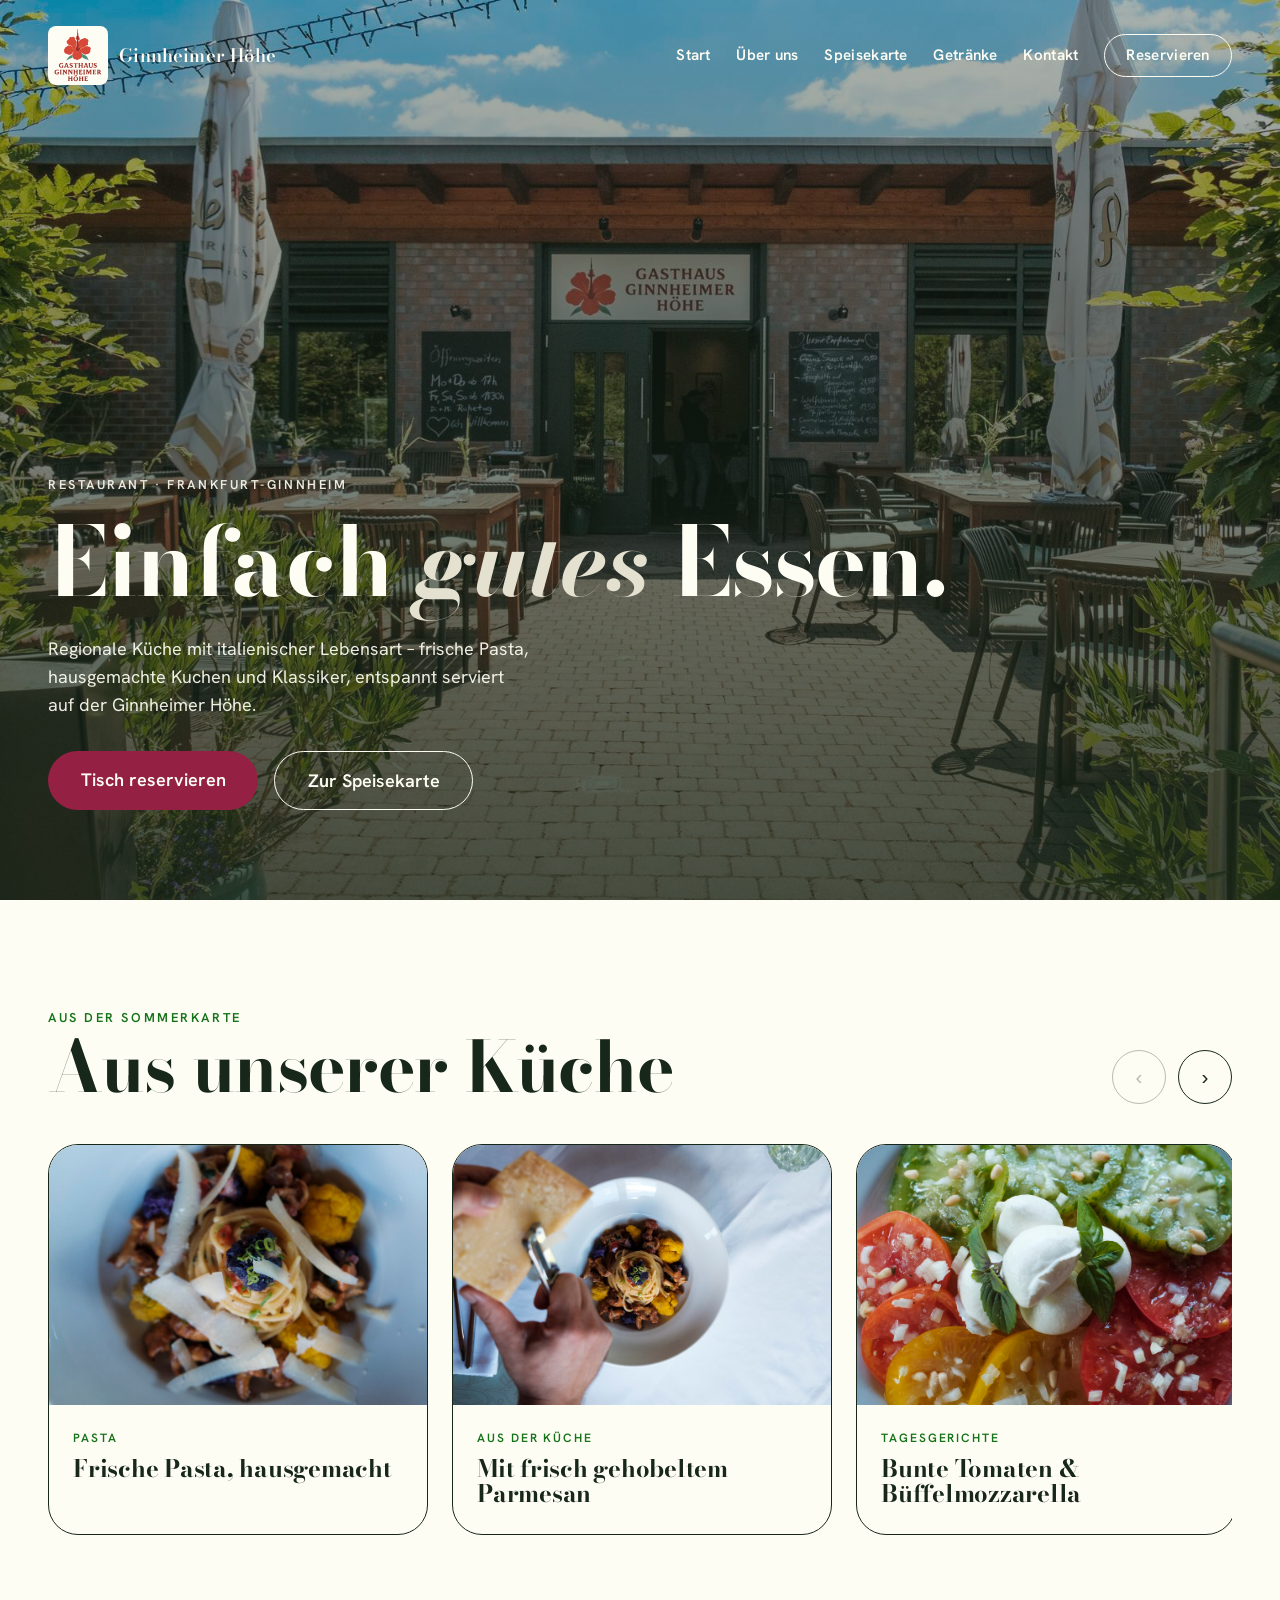
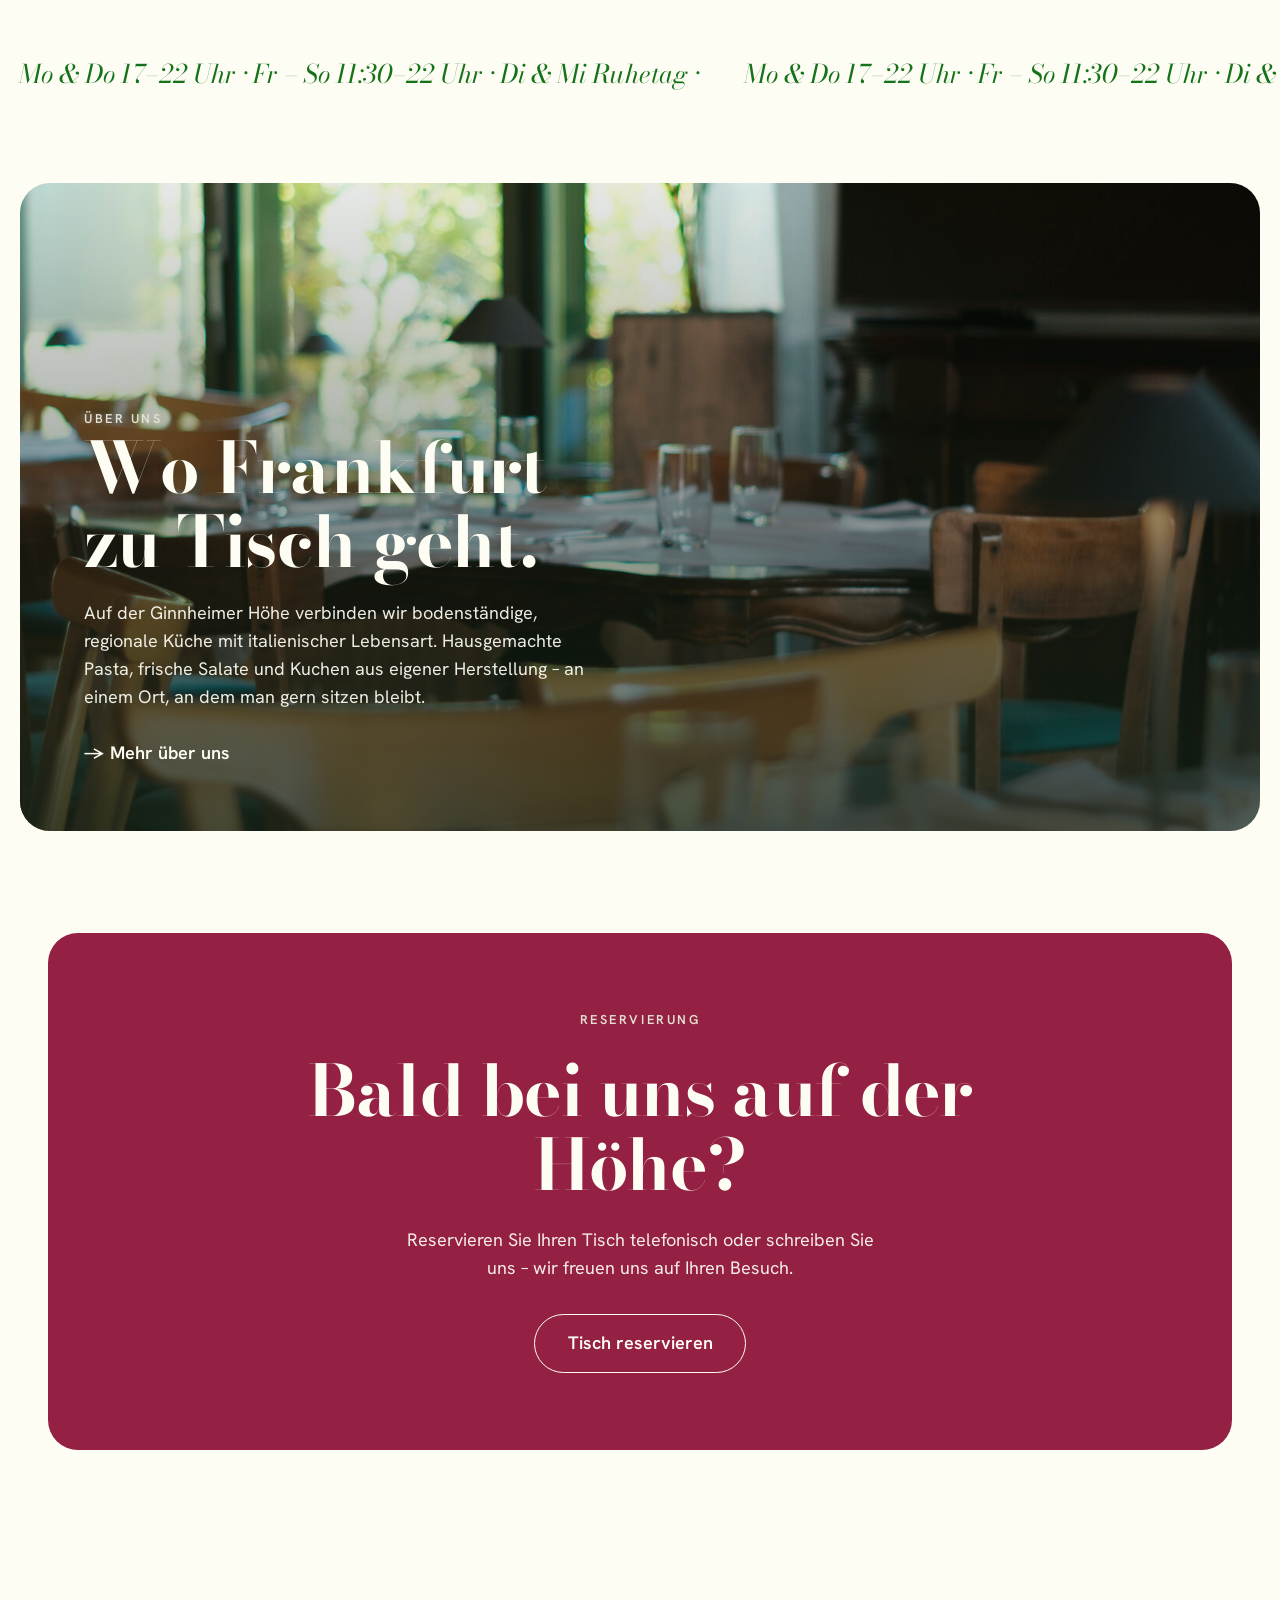
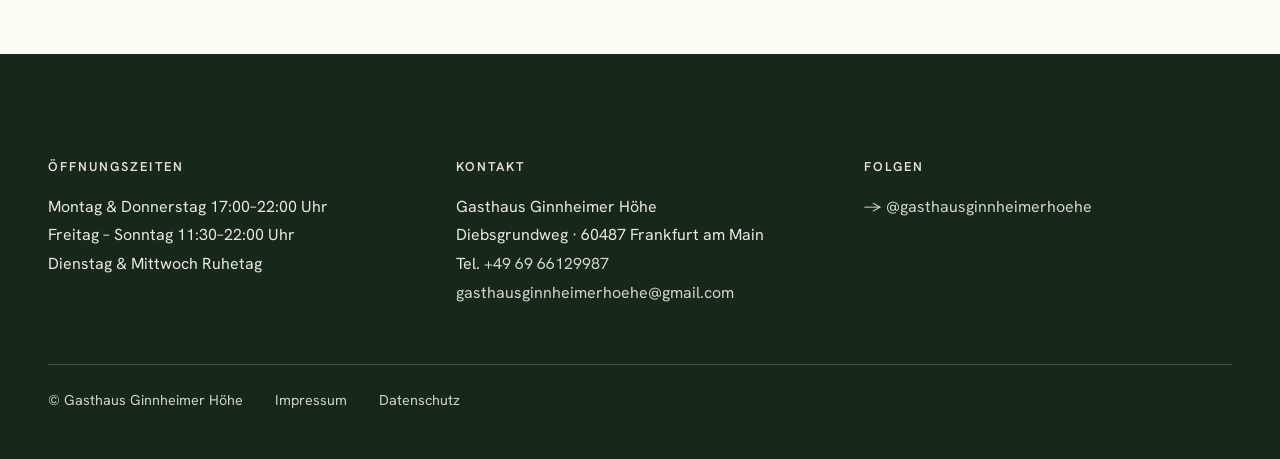
<file: index.html>
<!DOCTYPE html>
<html lang="de">
<head>
<meta charset="UTF-8">
<meta name="viewport" content="width=device-width, initial-scale=1">
<title>Gasthaus Ginnheimer Höhe · Restaurant in Frankfurt-Ginnheim</title>
<meta name="description" content="Gasthaus Ginnheimer Höhe: regionale Küche mit italienischer Lebensart in Frankfurt-Ginnheim. Frische Pasta, hausgemachte Kuchen, Tagesgerichte.">
<link rel="icon" href="favicon.svg" type="image/svg+xml">
<link rel="preconnect" href="https://fonts.googleapis.com">
<link rel="preconnect" href="https://fonts.gstatic.com" crossorigin>
<link rel="stylesheet" href="https://fonts.googleapis.com/css2?family=Bodoni+Moda:ital,opsz,wght@0,6..96,400..800;1,6..96,400..600&family=Hanken+Grotesk:ital,wght@0,300..700;1,400..600&display=swap">
<link rel="stylesheet" href="styles.css">
</head>
<body>

<header class="site-header">
  <a href="index.html" class="logo" aria-label="Gasthaus Ginnheimer Höhe">
    <img src="logo.svg" alt="">
    <b>Ginnheimer Höhe</b>
  </a>
  <button class="nav-toggle" aria-label="Menü">Menü</button>
  <nav class="nav">
    <a href="index.html">Start</a>
    <a href="ueber-uns.html">Über uns</a>
    <a href="speisekarte.html">Speisekarte</a>
    <a href="getraenke.html">Getränke</a>
    <a href="kontakt.html">Kontakt</a>
    <a href="kontakt.html#reservieren" class="btn">Reservieren</a>
  </nav>
</header>

<!-- ===================== HERO ===================== -->
<section class="hero">
  <span class="kicker">Restaurant · Frankfurt-Ginnheim</span>
  <h1>Einfach <em>gutes</em> Essen.</h1>
  <p>Regionale Küche mit italienischer Lebensart – frische Pasta, hausgemachte Kuchen und Klassiker, entspannt serviert auf der Ginnheimer Höhe.</p>
  <div class="cta">
    <a href="kontakt.html#reservieren" class="btn-solid">Tisch reservieren</a>
    <a href="speisekarte.html" class="btn-ghost">Zur Speisekarte</a>
  </div>
</section>

<!-- ===================== SLIDER: Aus der Küche ===================== -->
<section class="slider-sec">
  <div class="wrap">
    <div class="slider-head">
      <div>
        <span class="kicker">Aus der Sommerkarte</span>
        <h2>Aus unserer Küche</h2>
      </div>
      <div class="slider-ctrls">
        <button class="prev" aria-label="Zurück">‹</button>
        <button class="next" aria-label="Weiter">›</button>
      </div>
    </div>

    <div class="slider-viewport">
      <div class="slider-track" id="track">
        <article class="slide">
          <div class="ph"><img src="img/dishes/pasta-pro.jpg" alt="Frische Pasta mit Pfifferlingen und Parmesan" loading="lazy"></div>
          <div class="body">
            <span class="cat">Pasta</span>
            <h3>Frische Pasta, hausgemacht</h3>
          </div>
        </article>
        <article class="slide">
          <div class="ph"><img src="img/dishes/parmesan.jpg" alt="Parmesan wird frisch über die Pasta gehobelt" loading="lazy"></div>
          <div class="body">
            <span class="cat">Aus der Küche</span>
            <h3>Mit frisch gehobeltem Parmesan</h3>
          </div>
        </article>
        <article class="slide">
          <div class="ph"><img src="img/dishes/tomate-mozzarella.jpg" alt="Bunte Tomaten mit Büffelmozzarella" loading="lazy"></div>
          <div class="body">
            <span class="cat">Tagesgerichte</span>
            <h3>Bunte Tomaten &amp; Büffelmozzarella</h3>
          </div>
        </article>
        <article class="slide">
          <div class="ph"><img src="img/dishes/zum-teilen.jpg" alt="Mehrere angerichtete Teller auf weißem Tischtuch" loading="lazy"></div>
          <div class="body">
            <span class="cat">Zum Teilen</span>
            <h3>Kleine Gerichte &amp; Klassiker</h3>
          </div>
        </article>
        <article class="slide">
          <div class="ph"><img src="img/dishes/serviert.jpg" alt="Gericht wird am Tisch serviert" loading="lazy"></div>
          <div class="body">
            <span class="cat">Am Tisch</span>
            <h3>Frisch serviert</h3>
          </div>
        </article>
      </div>
    </div>
  </div>
</section>

<!-- ===================== MARQUEE (Öffnungszeiten) ===================== -->
<div class="marquee">
  <div class="marquee__track">
    <span>Mo &amp; Do 17–22 Uhr · Fr – So 11:30–22 Uhr · Di &amp; Mi Ruhetag · <em class="mq-ferien">Betriebsferien 20.–25. November</em> ·</span>
    <span>Mo &amp; Do 17–22 Uhr · Fr – So 11:30–22 Uhr · Di &amp; Mi Ruhetag · <em class="mq-ferien">Betriebsferien 20.–25. November</em> ·</span>
    <span>Mo &amp; Do 17–22 Uhr · Fr – So 11:30–22 Uhr · Di &amp; Mi Ruhetag · <em class="mq-ferien">Betriebsferien 20.–25. November</em> ·</span>
    <span>Mo &amp; Do 17–22 Uhr · Fr – So 11:30–22 Uhr · Di &amp; Mi Ruhetag · <em class="mq-ferien">Betriebsferien 20.–25. November</em> ·</span>
  </div>
</div>

<!-- ===================== FEATURE: Über uns ===================== -->
<section class="feature" id="ueber-uns">
  <div class="feature__inner">
    <span class="kicker">Über uns</span>
    <h2>Wo Frankfurt zu Tisch geht.</h2>
    <p>Auf der Ginnheimer Höhe verbinden wir bodenständige, regionale Küche mit italienischer Lebensart. Hausgemachte Pasta, frische Salate und Kuchen aus eigener Herstellung – an einem Ort, an dem man gern sitzen bleibt.</p>
    <a class="link-arrow" href="ueber-uns.html">→ Mehr über uns</a>
  </div>
</section>

<!-- ===================== CTA ===================== -->
<section class="cta-sec">
  <div class="wrap">
    <div class="cta-card">
      <span class="kicker">Reservierung</span>
      <h2>Bald bei uns auf der Höhe?</h2>
      <p>Reservieren Sie Ihren Tisch telefonisch oder schreiben Sie uns – wir freuen uns auf Ihren Besuch.</p>
      <a href="kontakt.html#reservieren" class="btn-ghost">Tisch reservieren</a>
    </div>
  </div>
</section>

<!-- ===================== FOOTER ===================== -->
<footer class="site-footer">
  <div class="wrap">
    <div class="footer-grid">
      <div>
        <h4>Öffnungszeiten</h4>
        <p>Montag &amp; Donnerstag 17:00–22:00 Uhr<br>
        Freitag – Sonntag 11:30–22:00 Uhr<br>
        Dienstag &amp; Mittwoch Ruhetag</p>
        <p class="holiday-note">Betriebsferien: 20.–25. November · ab Donnerstag, 26. November, ab 17 Uhr sind wir wieder für Sie da</p>
      </div>
      <div>
        <h4>Kontakt</h4>
        <p>Gasthaus Ginnheimer Höhe<br>
        Diebsgrundweg · 60487 Frankfurt am Main<br>
        Tel. <a href="tel:+496966129987">+49 69 66129987</a><br>
        <a href="mailto:gasthausginnheimerhoehe@gmail.com">gasthausginnheimerhoehe@gmail.com</a></p>
      </div>
      <div>
        <h4>Folgen</h4>
        <p><a href="https://instagram.com/gasthausginnheimerhoehe">→ @gasthausginnheimerhoehe</a></p>
      </div>
    </div>
    <div class="footer-bottom">
      <span>© Gasthaus Ginnheimer Höhe</span>
      <a href="impressum.html">Impressum</a>
      <a href="datenschutz.html">Datenschutz</a>
    </div>
  </div>
</footer>

<script>
  // Mobile-Nav
  const t=document.querySelector('.nav-toggle'), n=document.querySelector('.nav');
  t.addEventListener('click',()=>n.classList.toggle('open'));
  n.addEventListener('click',e=>{if(e.target.tagName==='A')n.classList.remove('open')});
  // Betriebsferien-Hinweise ab 26.11.2026 automatisch ausblenden
  if (new Date() >= new Date(2026, 10, 26)) {
    document.querySelectorAll('.holiday-note').forEach(e => e.remove());
    document.querySelectorAll('.marquee__track span').forEach(s => {
      s.textContent = 'Mo & Do 17–22 Uhr · Fr – So 11:30–22 Uhr · Di & Mi Ruhetag ·';
    });
  }


  // Slider: Pfeil-Buttons + Drag-to-scroll
  const track=document.getElementById('track');
  const prev=document.querySelector('.prev'), next=document.querySelector('.next');
  const step=()=>{const s=track.querySelector('.slide');return s?s.getBoundingClientRect().width+24:320;};
  next.addEventListener('click',()=>track.scrollBy({left:step(),behavior:'smooth'}));
  prev.addEventListener('click',()=>track.scrollBy({left:-step(),behavior:'smooth'}));
  const sync=()=>{prev.disabled=track.scrollLeft<8;
    next.disabled=track.scrollLeft+track.clientWidth>=track.scrollWidth-8;};
  track.addEventListener('scroll',sync); window.addEventListener('resize',sync); sync();

  // Drag
  let down=false,sx=0,sl=0;
  track.addEventListener('pointerdown',e=>{down=true;sx=e.pageX;sl=track.scrollLeft;track.classList.add('dragging');track.setPointerCapture(e.pointerId);});
  track.addEventListener('pointermove',e=>{if(!down)return;track.scrollLeft=sl-(e.pageX-sx);});
  const up=()=>{down=false;track.classList.remove('dragging');};
  track.addEventListener('pointerup',up); track.addEventListener('pointercancel',up);
</script>
</body>
</html>
</file>
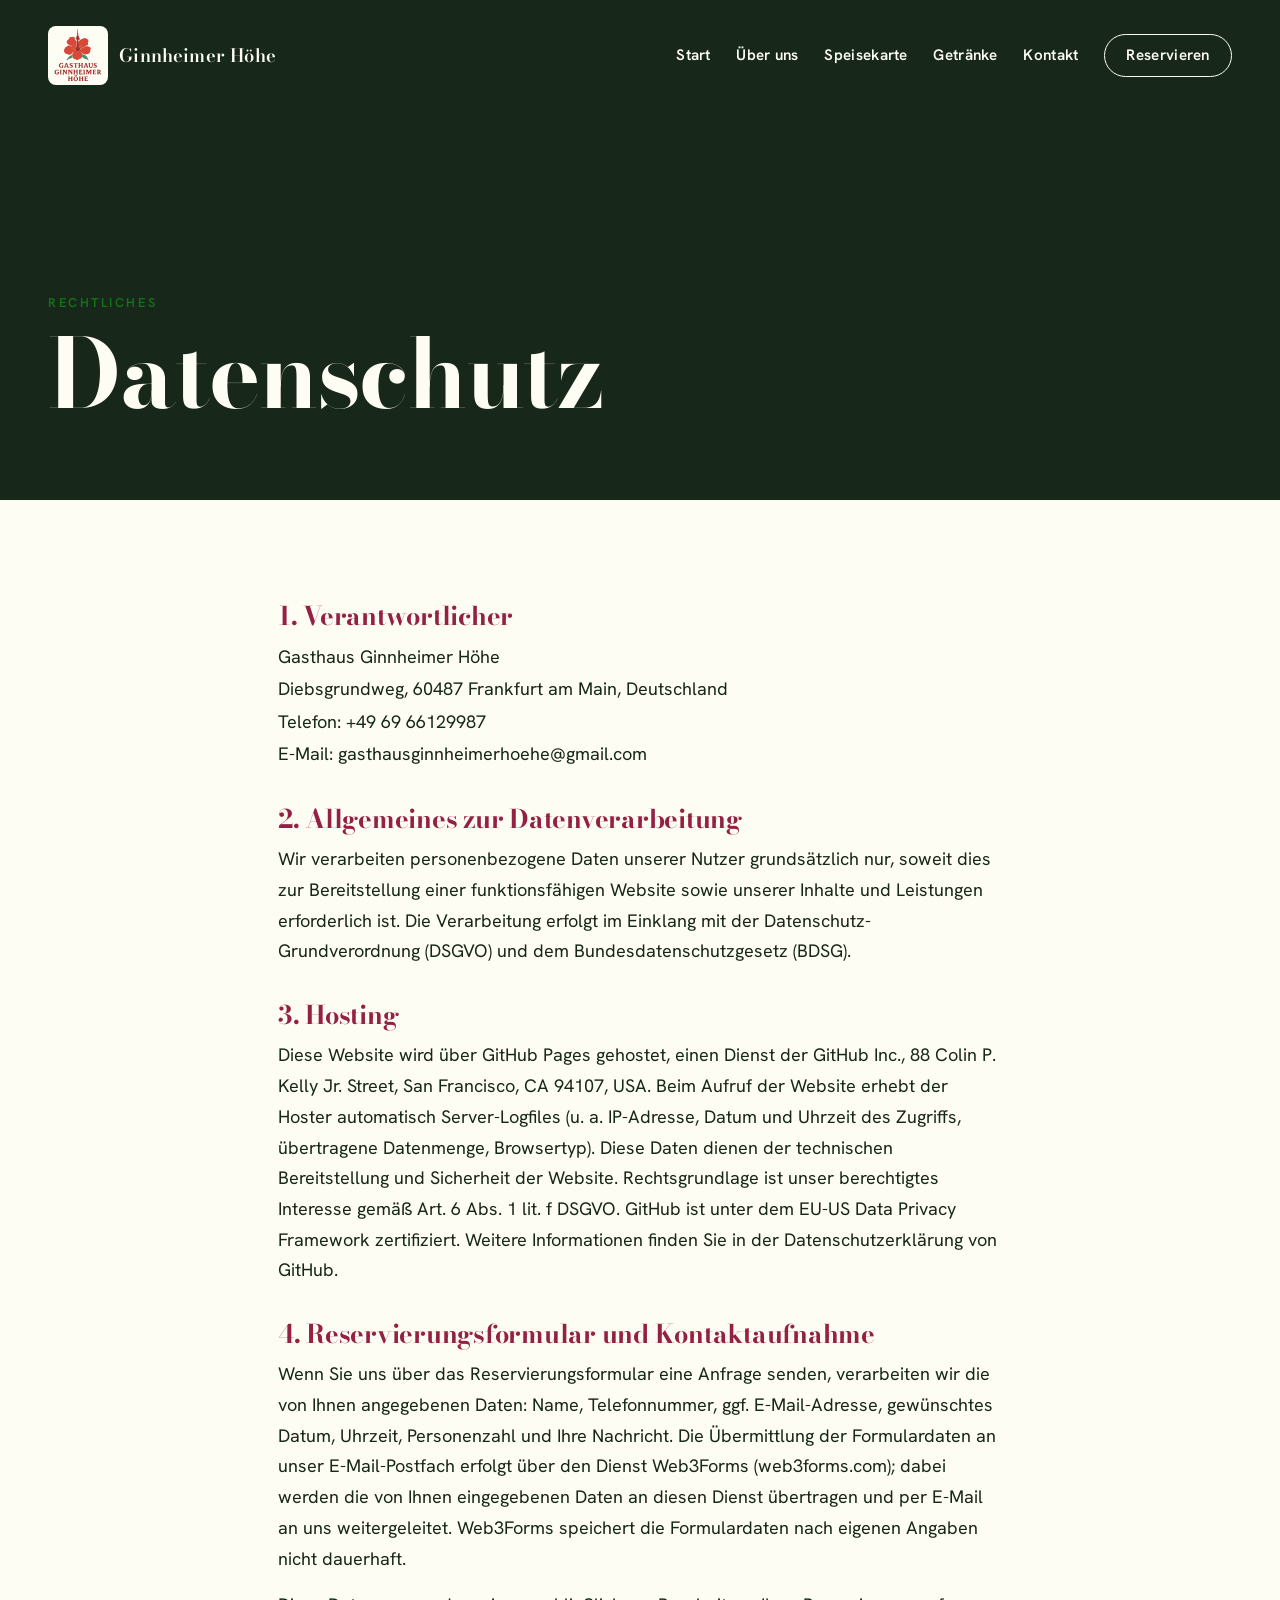
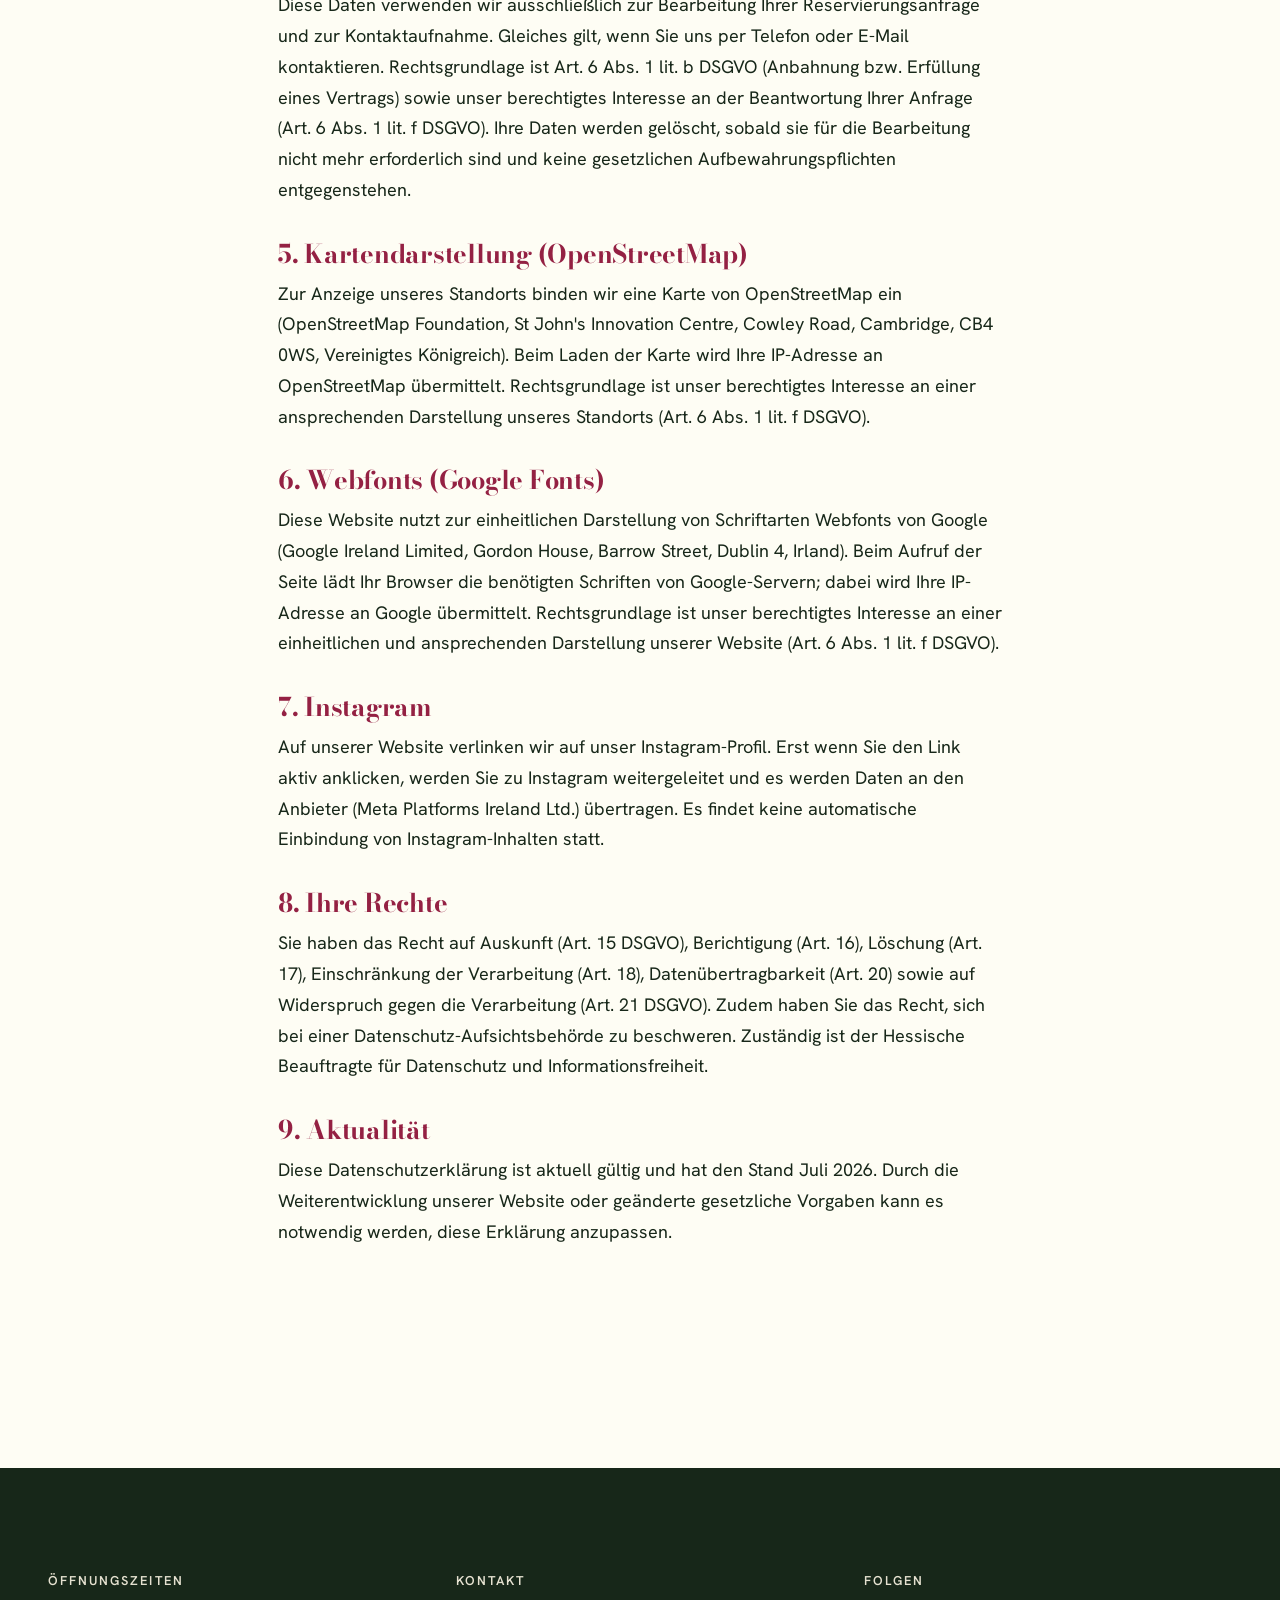
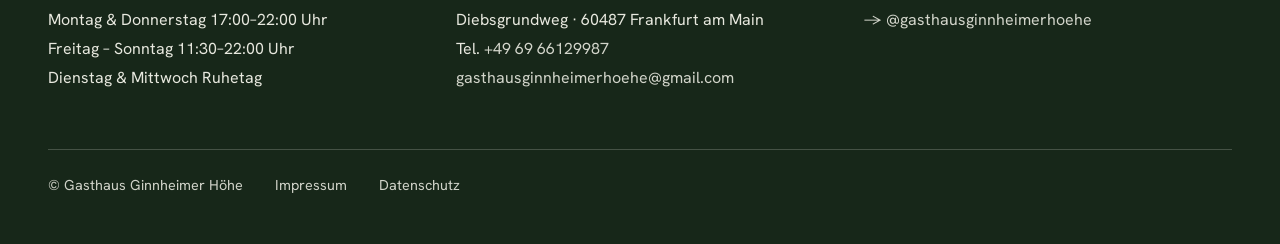
<file: datenschutz.html>
<!DOCTYPE html>
<html lang="de">
<head>
<meta charset="UTF-8">
<meta name="viewport" content="width=device-width, initial-scale=1">
<title>Datenschutz · Gasthaus Ginnheimer Höhe</title>
<meta name="description" content="Datenschutzerklärung des Gasthauses Ginnheimer Höhe, Frankfurt am Main.">
<meta name="robots" content="noindex">
<link rel="icon" href="favicon.svg" type="image/svg+xml">
<link rel="preconnect" href="https://fonts.googleapis.com">
<link rel="preconnect" href="https://fonts.gstatic.com" crossorigin>
<link rel="stylesheet" href="https://fonts.googleapis.com/css2?family=Bodoni+Moda:ital,opsz,wght@0,6..96,400..800;1,6..96,400..600&family=Hanken+Grotesk:ital,wght@0,300..700;1,400..600&display=swap">
<link rel="stylesheet" href="styles.css">
</head>
<body>

<header class="site-header solid">
  <a href="index.html" class="logo" aria-label="Gasthaus Ginnheimer Höhe">
    <img src="logo.svg" alt=""><b>Ginnheimer Höhe</b>
  </a>
  <button class="nav-toggle" aria-label="Menü">Menü</button>
  <nav class="nav">
    <a href="index.html">Start</a>
    <a href="ueber-uns.html">Über uns</a>
    <a href="speisekarte.html">Speisekarte</a>
    <a href="getraenke.html">Getränke</a>
    <a href="kontakt.html">Kontakt</a>
    <a href="kontakt.html#reservieren" class="btn">Reservieren</a>
  </nav>
</header>

<section class="page-hero">
  <div class="wrap">
    <span class="kicker">Rechtliches</span>
    <h1>Datenschutz</h1>
  </div>
</section>

<section class="legal wrap">
  <h2>1. Verantwortlicher</h2>
  <address>
    Gasthaus Ginnheimer Höhe<br>
    Diebsgrundweg, 60487 Frankfurt am Main, Deutschland<br>
    Telefon: <a href="tel:+496966129987">+49 69 66129987</a><br>
    E-Mail: <a href="mailto:gasthausginnheimerhoehe@gmail.com">gasthausginnheimerhoehe@gmail.com</a>
  </address>

  <h2>2. Allgemeines zur Datenverarbeitung</h2>
  <p>Wir verarbeiten personenbezogene Daten unserer Nutzer grundsätzlich nur, soweit dies zur Bereitstellung einer funktionsfähigen Website sowie unserer Inhalte und Leistungen erforderlich ist. Die Verarbeitung erfolgt im Einklang mit der Datenschutz-Grundverordnung (DSGVO) und dem Bundesdatenschutzgesetz (BDSG).</p>

  <h2>3. Hosting</h2>
  <p>Diese Website wird über GitHub Pages gehostet, einen Dienst der GitHub Inc., 88 Colin P. Kelly Jr. Street, San Francisco, CA 94107, USA. Beim Aufruf der Website erhebt der Hoster automatisch Server-Logfiles (u.&nbsp;a. IP-Adresse, Datum und Uhrzeit des Zugriffs, übertragene Datenmenge, Browsertyp). Diese Daten dienen der technischen Bereitstellung und Sicherheit der Website. Rechtsgrundlage ist unser berechtigtes Interesse gemäß Art. 6 Abs. 1 lit. f DSGVO. GitHub ist unter dem EU-US Data Privacy Framework zertifiziert. Weitere Informationen finden Sie in der Datenschutzerklärung von GitHub.</p>

  <h2>4. Reservierungsformular und Kontaktaufnahme</h2>
  <p>Wenn Sie uns über das Reservierungsformular eine Anfrage senden, verarbeiten wir die von Ihnen angegebenen Daten: Name, Telefonnummer, ggf. E-Mail-Adresse, gewünschtes Datum, Uhrzeit, Personenzahl und Ihre Nachricht. Die Übermittlung der Formulardaten an unser E-Mail-Postfach erfolgt über den Dienst Web3Forms (web3forms.com); dabei werden die von Ihnen eingegebenen Daten an diesen Dienst übertragen und per E-Mail an uns weitergeleitet. Web3Forms speichert die Formulardaten nach eigenen Angaben nicht dauerhaft.</p>
  <p>Diese Daten verwenden wir ausschließlich zur Bearbeitung Ihrer Reservierungsanfrage und zur Kontaktaufnahme. Gleiches gilt, wenn Sie uns per Telefon oder E-Mail kontaktieren. Rechtsgrundlage ist Art. 6 Abs. 1 lit. b DSGVO (Anbahnung bzw. Erfüllung eines Vertrags) sowie unser berechtigtes Interesse an der Beantwortung Ihrer Anfrage (Art. 6 Abs. 1 lit. f DSGVO). Ihre Daten werden gelöscht, sobald sie für die Bearbeitung nicht mehr erforderlich sind und keine gesetzlichen Aufbewahrungspflichten entgegenstehen.</p>

  <h2>5. Kartendarstellung (OpenStreetMap)</h2>
  <p>Zur Anzeige unseres Standorts binden wir eine Karte von OpenStreetMap ein (OpenStreetMap Foundation, St John's Innovation Centre, Cowley Road, Cambridge, CB4 0WS, Vereinigtes Königreich). Beim Laden der Karte wird Ihre IP-Adresse an OpenStreetMap übermittelt. Rechtsgrundlage ist unser berechtigtes Interesse an einer ansprechenden Darstellung unseres Standorts (Art. 6 Abs. 1 lit. f DSGVO).</p>

  <h2>6. Webfonts (Google Fonts)</h2>
  <p>Diese Website nutzt zur einheitlichen Darstellung von Schriftarten Webfonts von Google (Google Ireland Limited, Gordon House, Barrow Street, Dublin 4, Irland). Beim Aufruf der Seite lädt Ihr Browser die benötigten Schriften von Google-Servern; dabei wird Ihre IP-Adresse an Google übermittelt. Rechtsgrundlage ist unser berechtigtes Interesse an einer einheitlichen und ansprechenden Darstellung unserer Website (Art. 6 Abs. 1 lit. f DSGVO).</p>

  <h2>7. Instagram</h2>
  <p>Auf unserer Website verlinken wir auf unser Instagram-Profil. Erst wenn Sie den Link aktiv anklicken, werden Sie zu Instagram weitergeleitet und es werden Daten an den Anbieter (Meta Platforms Ireland Ltd.) übertragen. Es findet keine automatische Einbindung von Instagram-Inhalten statt.</p>

  <h2>8. Ihre Rechte</h2>
  <p>Sie haben das Recht auf Auskunft (Art. 15 DSGVO), Berichtigung (Art. 16), Löschung (Art. 17), Einschränkung der Verarbeitung (Art. 18), Datenübertragbarkeit (Art. 20) sowie auf Widerspruch gegen die Verarbeitung (Art. 21 DSGVO). Zudem haben Sie das Recht, sich bei einer Datenschutz-Aufsichtsbehörde zu beschweren. Zuständig ist der Hessische Beauftragte für Datenschutz und Informationsfreiheit.</p>

  <h2>9. Aktualität</h2>
  <p>Diese Datenschutzerklärung ist aktuell gültig und hat den Stand Juli 2026. Durch die Weiterentwicklung unserer Website oder geänderte gesetzliche Vorgaben kann es notwendig werden, diese Erklärung anzupassen.</p>
</section>

<footer class="site-footer">
  <div class="wrap">
    <div class="footer-grid">
      <div><h4>Öffnungszeiten</h4><p>Montag &amp; Donnerstag 17:00–22:00 Uhr<br>Freitag – Sonntag 11:30–22:00 Uhr<br>Dienstag &amp; Mittwoch Ruhetag</p><p class="holiday-note">Betriebsferien: 20.–25. November · ab Donnerstag, 26. November, ab 17 Uhr sind wir wieder für Sie da</p></div>
      <div><h4>Kontakt</h4><p>Diebsgrundweg · 60487 Frankfurt am Main<br>Tel. <a href="tel:+496966129987">+49 69 66129987</a><br><a href="mailto:gasthausginnheimerhoehe@gmail.com">gasthausginnheimerhoehe@gmail.com</a></p></div>
      <div><h4>Folgen</h4><p><a href="https://instagram.com/gasthausginnheimerhoehe">→ @gasthausginnheimerhoehe</a></p></div>
    </div>
    <div class="footer-bottom"><span>© Gasthaus Ginnheimer Höhe</span><a href="impressum.html">Impressum</a><a href="datenschutz.html">Datenschutz</a></div>
  </div>
</footer>

<script>
  const t=document.querySelector('.nav-toggle'),n=document.querySelector('.nav');
  t.addEventListener('click',()=>n.classList.toggle('open'));
  n.addEventListener('click',e=>{if(e.target.tagName==='A')n.classList.remove('open')});
  // Betriebsferien-Hinweise ab 26.11.2026 automatisch ausblenden
  if (new Date() >= new Date(2026, 10, 26)) {
    document.querySelectorAll('.holiday-note').forEach(e => e.remove());
    document.querySelectorAll('.marquee__track span').forEach(s => {
      s.textContent = 'Mo & Do 17–22 Uhr · Fr – So 11:30–22 Uhr · Di & Mi Ruhetag ·';
    });
  }

</script>
</body>
</html>
</file>
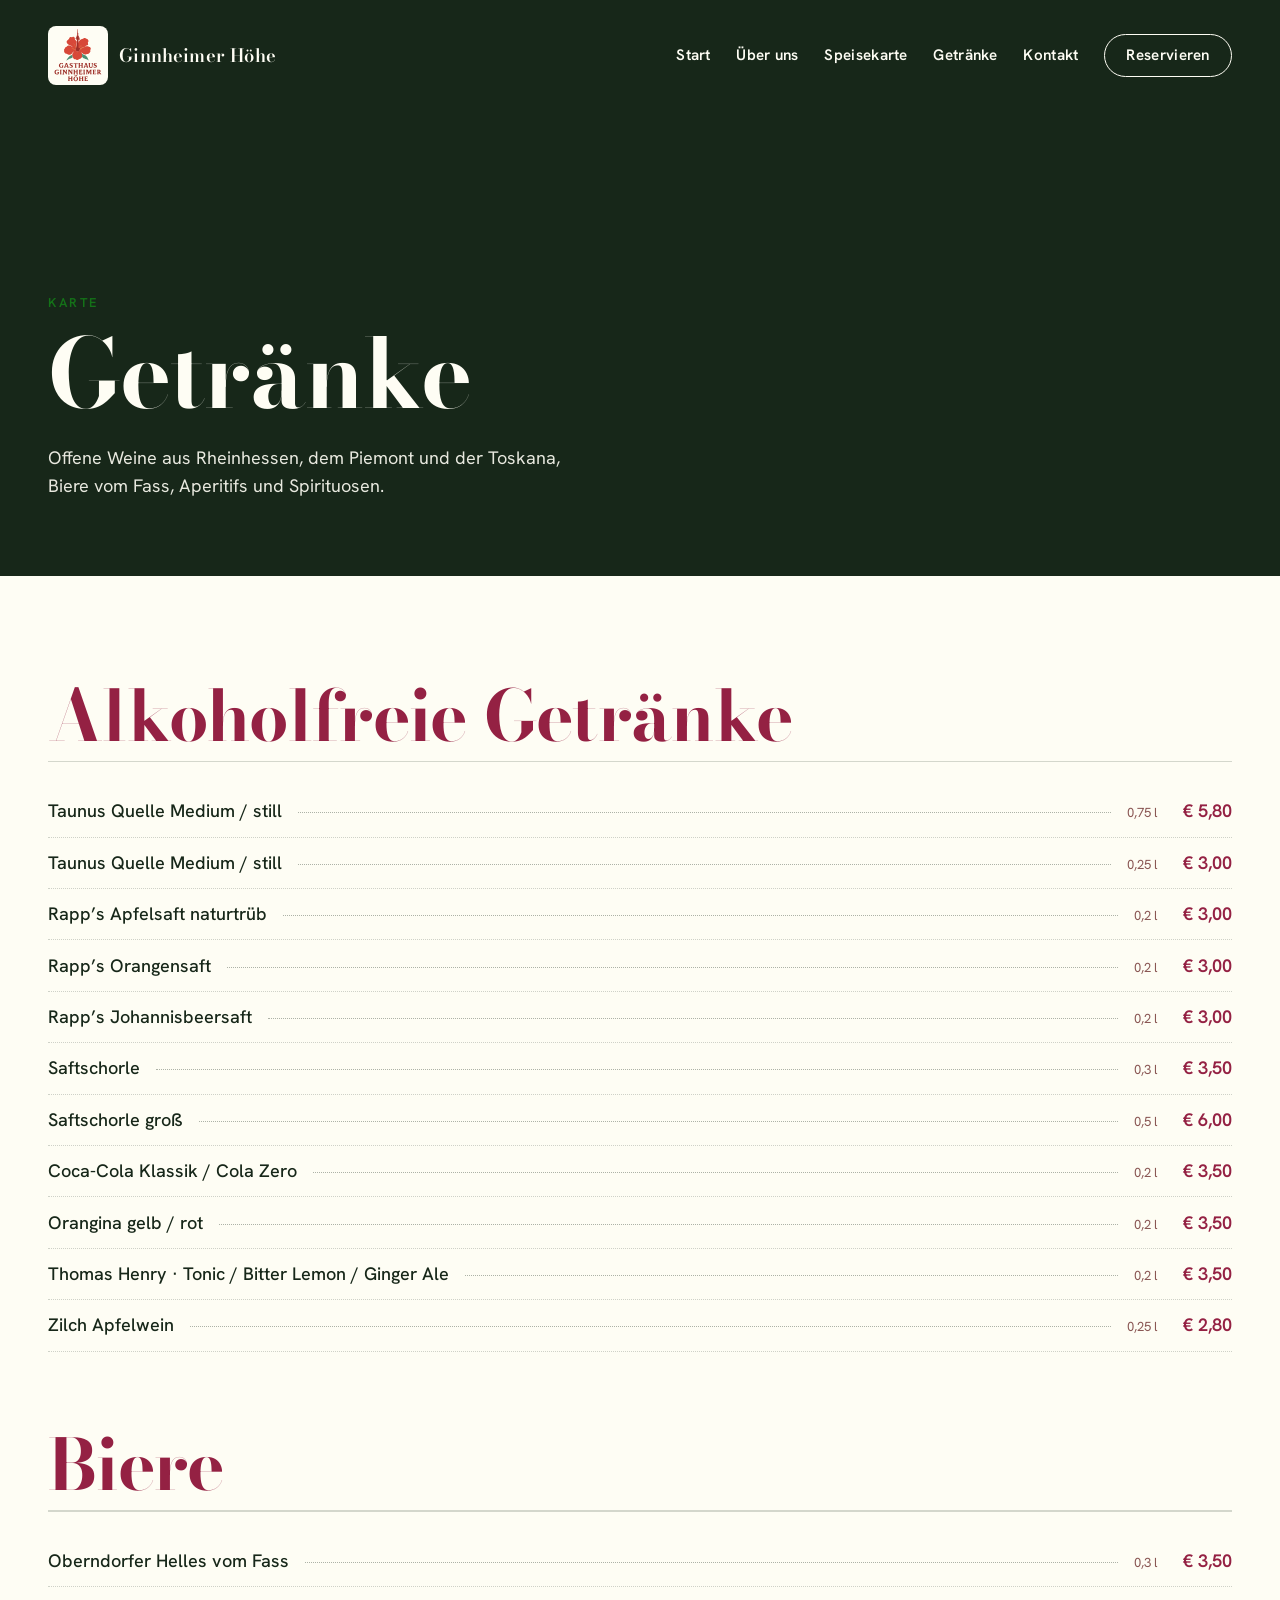
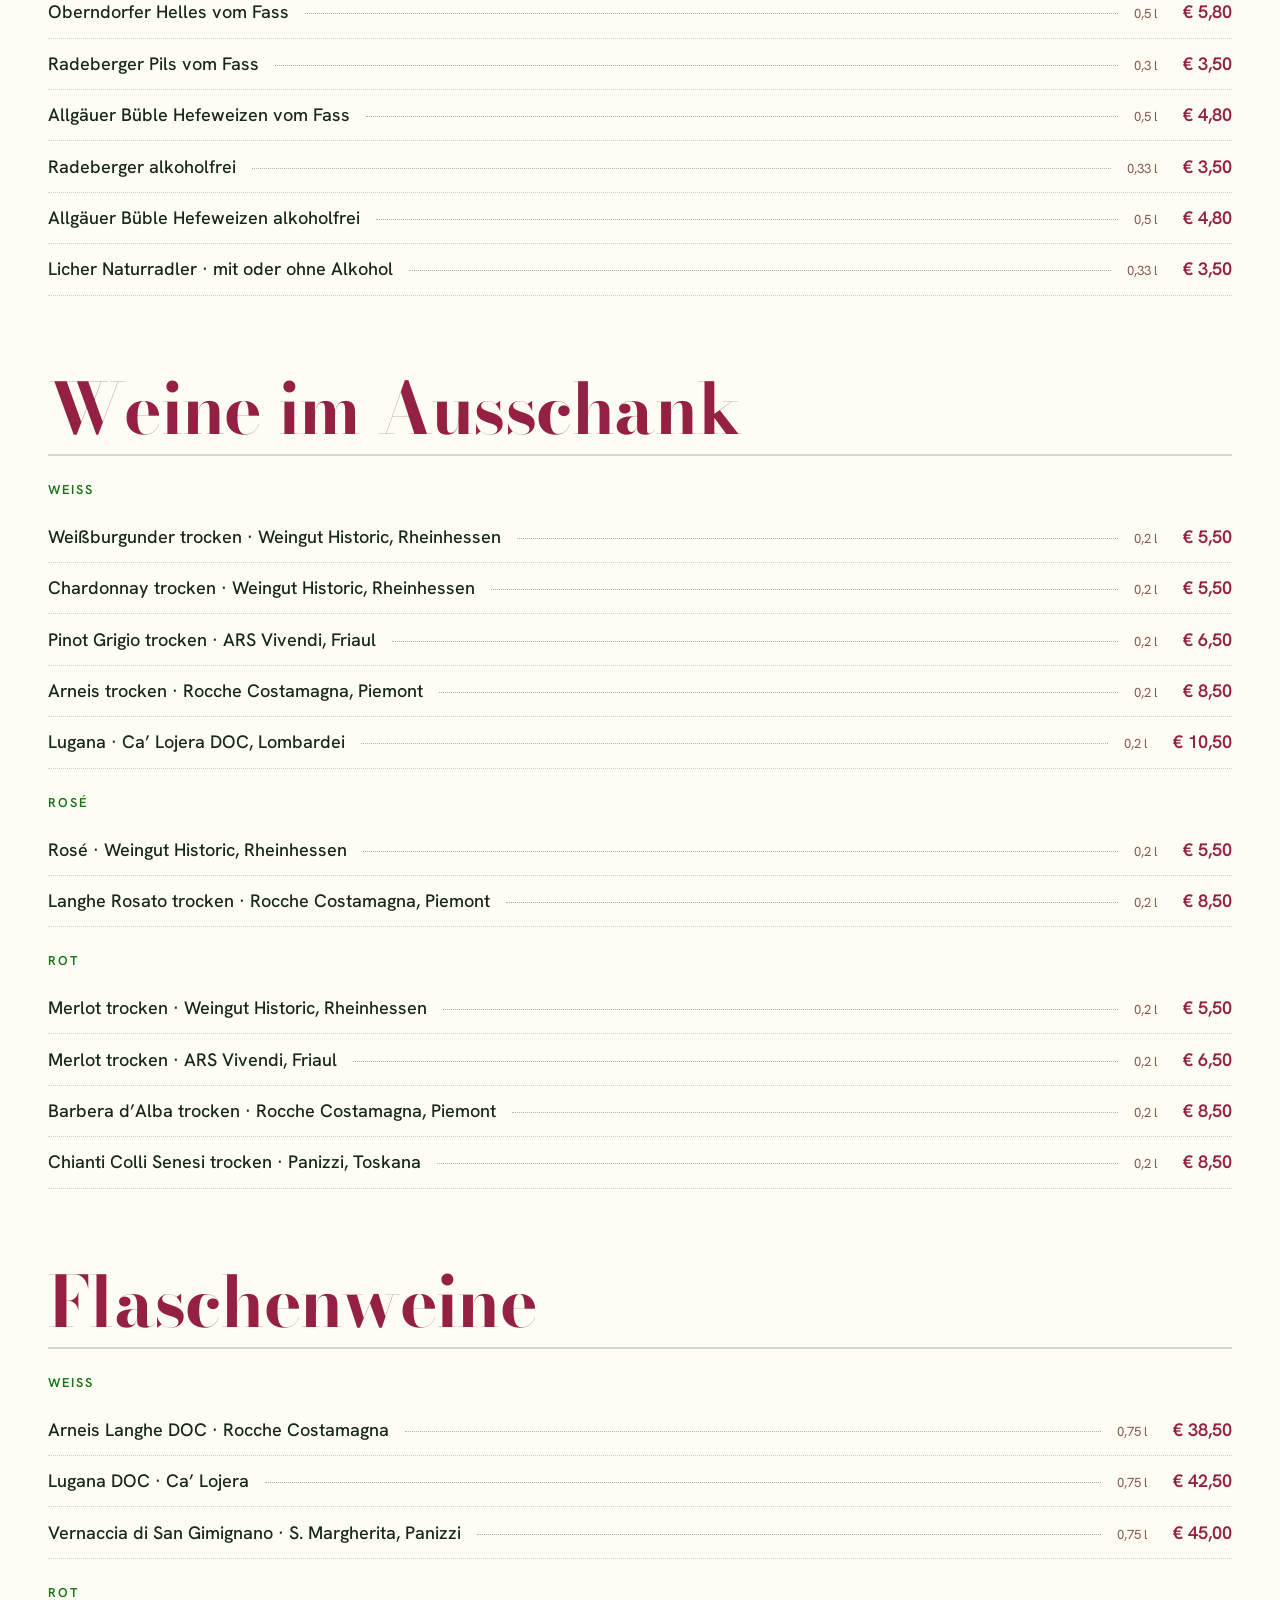
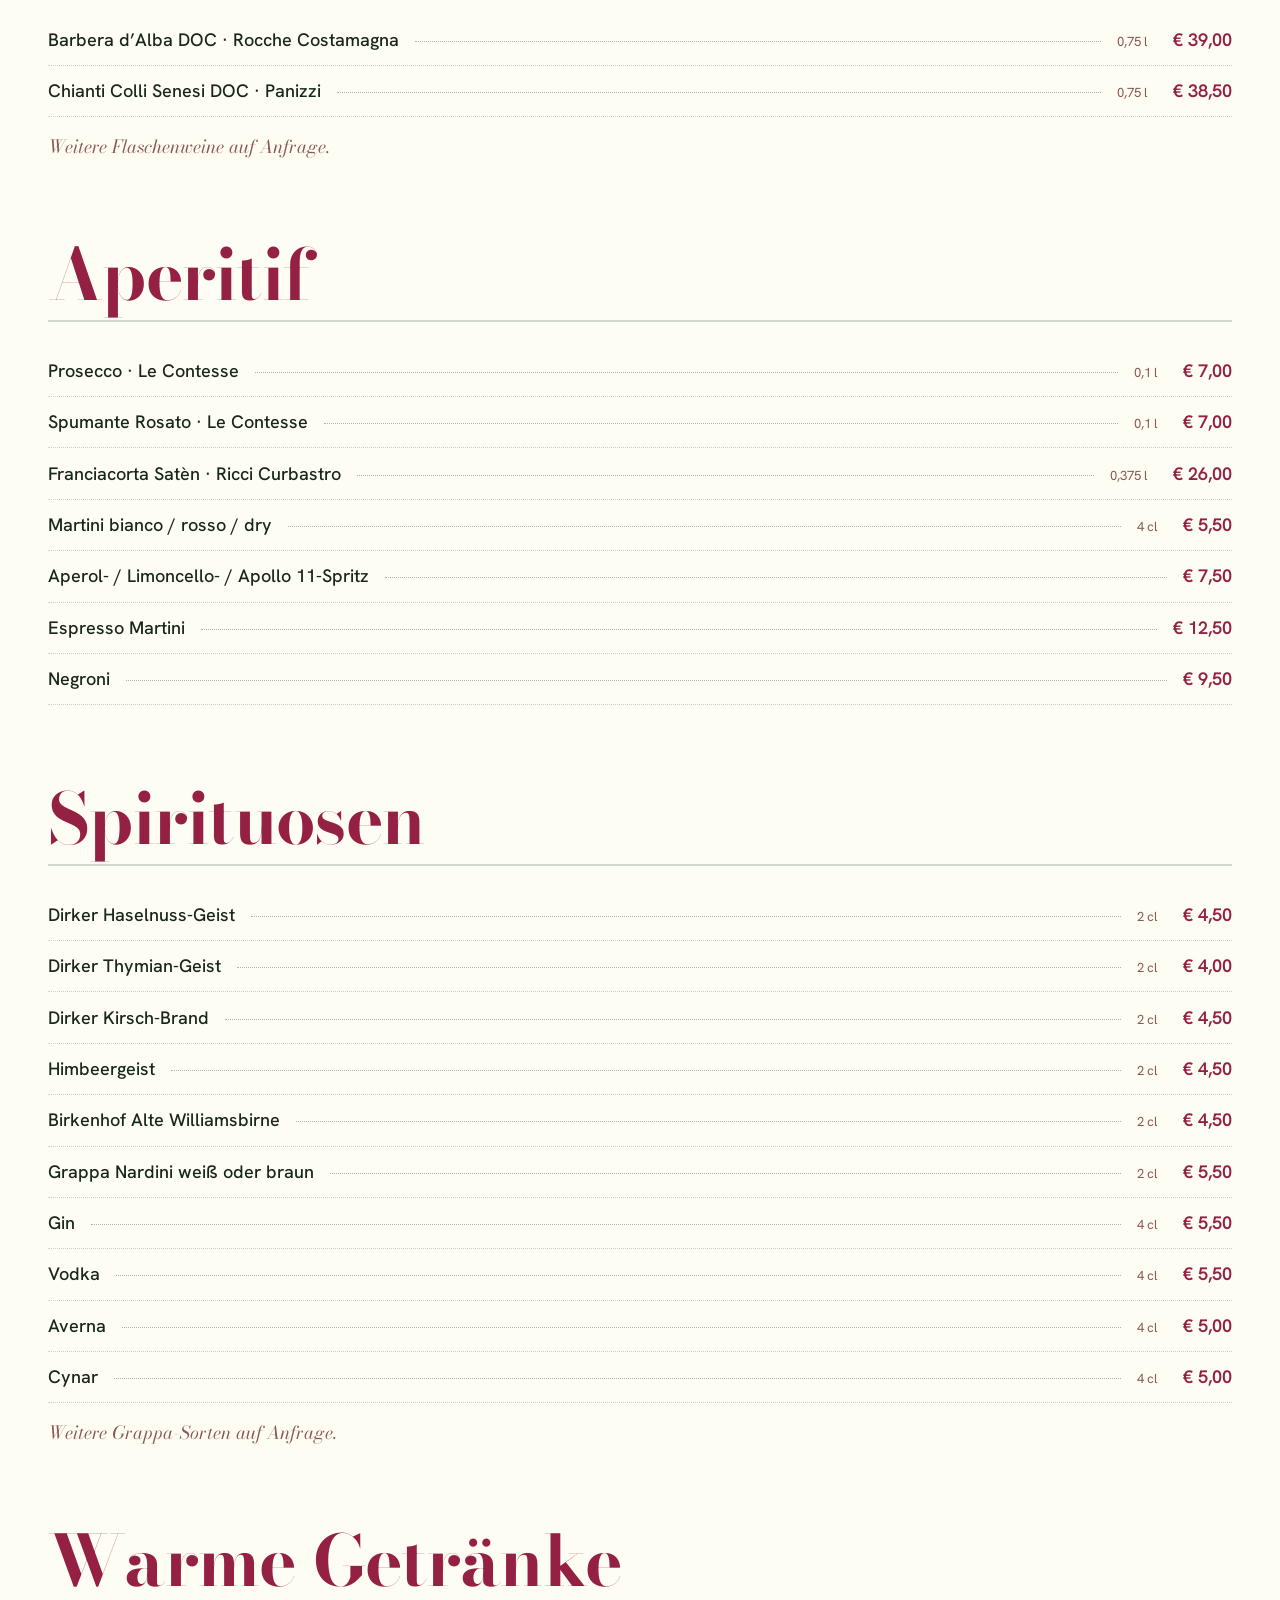
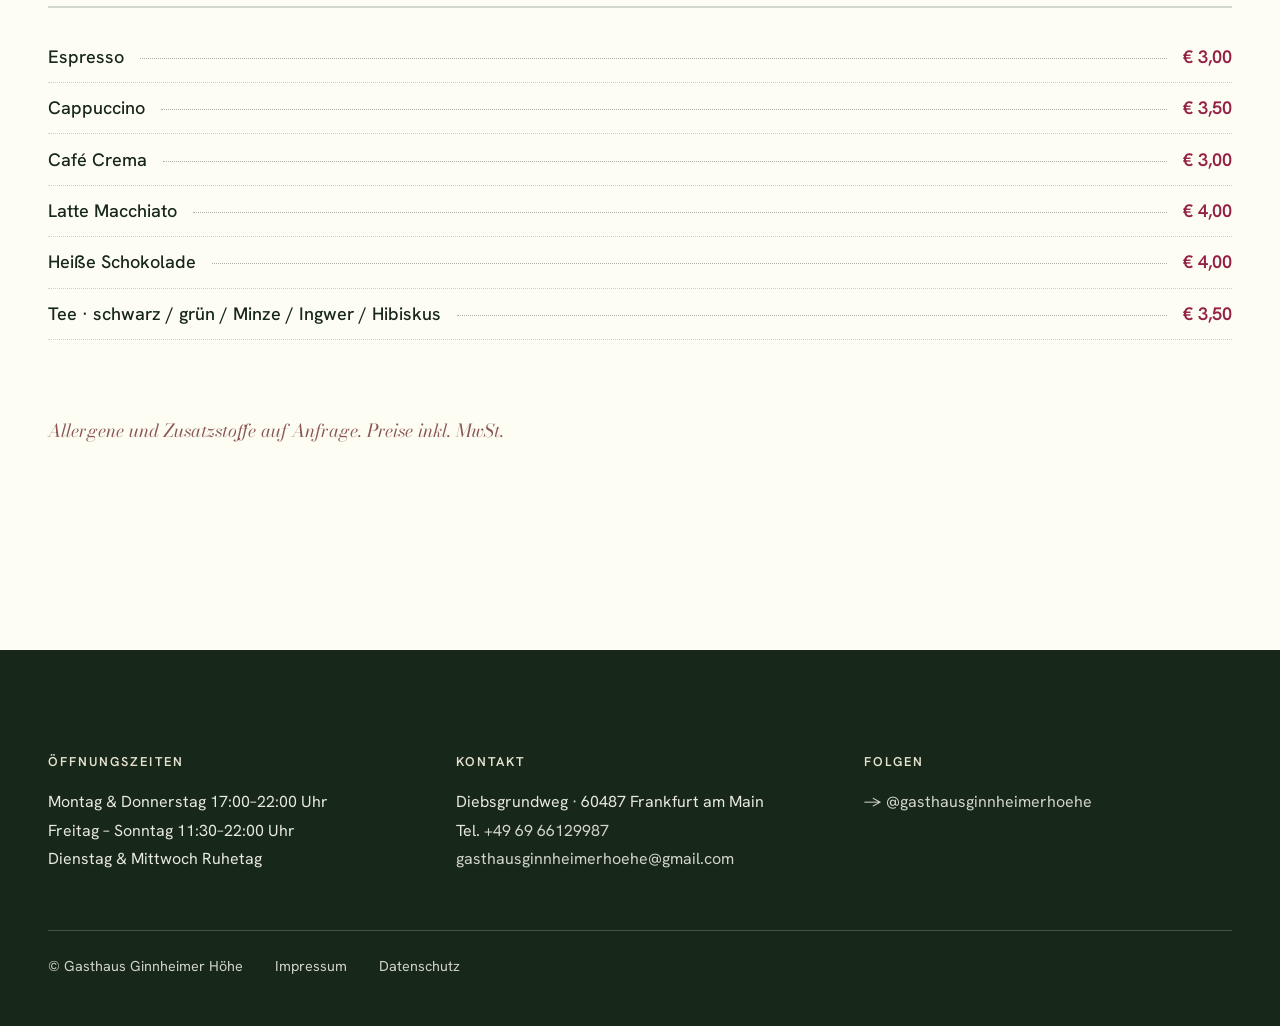
<file: getraenke.html>
<!DOCTYPE html>
<html lang="de">
<head>
<meta charset="UTF-8">
<meta name="viewport" content="width=device-width, initial-scale=1">
<title>Getränkekarte · Gasthaus Ginnheimer Höhe</title>
<meta name="description" content="Getränkekarte der Ginnheimer Höhe: Weine im Ausschank, Flaschenweine, Biere vom Fass, Aperitifs, Spirituosen und warme Getränke.">
<link rel="icon" href="favicon.svg" type="image/svg+xml">
<link rel="preconnect" href="https://fonts.googleapis.com">
<link rel="preconnect" href="https://fonts.gstatic.com" crossorigin>
<link rel="stylesheet" href="https://fonts.googleapis.com/css2?family=Bodoni+Moda:ital,opsz,wght@0,6..96,400..800;1,6..96,400..600&family=Hanken+Grotesk:ital,wght@0,300..700;1,400..600&display=swap">
<link rel="stylesheet" href="styles.css">
</head>
<body>

<header class="site-header solid">
  <a href="index.html" class="logo" aria-label="Gasthaus Ginnheimer Höhe">
    <img src="logo.svg" alt=""><b>Ginnheimer Höhe</b>
  </a>
  <button class="nav-toggle" aria-label="Menü">Menü</button>
  <nav class="nav">
    <a href="index.html">Start</a>
    <a href="ueber-uns.html">Über uns</a>
    <a href="speisekarte.html">Speisekarte</a>
    <a href="getraenke.html">Getränke</a>
    <a href="kontakt.html">Kontakt</a>
    <a href="kontakt.html#reservieren" class="btn">Reservieren</a>
  </nav>
</header>

<section class="page-hero">
  <div class="wrap">
    <span class="kicker">Karte</span>
    <h1>Getränke</h1>
    <p>Offene Weine aus Rheinhessen, dem Piemont und der Toskana, Biere vom Fass, Aperitifs und Spirituosen.</p>
  </div>
</section>

<section class="menu">
  <div class="wrap">

    <div class="menu-group">
      <h2>Alkoholfreie Getränke</h2><div class="rule"></div>
      <div class="menu-item"><span class="name">Taunus Quelle Medium / still</span><span class="dots"></span><span class="unit">0,75 l</span><span class="price">€ 5,80</span></div>
      <div class="menu-item"><span class="name">Taunus Quelle Medium / still</span><span class="dots"></span><span class="unit">0,25 l</span><span class="price">€ 3,00</span></div>
      <div class="menu-item"><span class="name">Rapp’s Apfelsaft naturtrüb</span><span class="dots"></span><span class="unit">0,2 l</span><span class="price">€ 3,00</span></div>
      <div class="menu-item"><span class="name">Rapp’s Orangensaft</span><span class="dots"></span><span class="unit">0,2 l</span><span class="price">€ 3,00</span></div>
      <div class="menu-item"><span class="name">Rapp’s Johannisbeersaft</span><span class="dots"></span><span class="unit">0,2 l</span><span class="price">€ 3,00</span></div>
      <div class="menu-item"><span class="name">Saftschorle</span><span class="dots"></span><span class="unit">0,3 l</span><span class="price">€ 3,50</span></div>
      <div class="menu-item"><span class="name">Saftschorle groß</span><span class="dots"></span><span class="unit">0,5 l</span><span class="price">€ 6,00</span></div>
      <div class="menu-item"><span class="name">Coca-Cola Klassik / Cola Zero</span><span class="dots"></span><span class="unit">0,2 l</span><span class="price">€ 3,50</span></div>
      <div class="menu-item"><span class="name">Orangina gelb / rot</span><span class="dots"></span><span class="unit">0,2 l</span><span class="price">€ 3,50</span></div>
      <div class="menu-item"><span class="name">Thomas Henry · Tonic / Bitter Lemon / Ginger Ale</span><span class="dots"></span><span class="unit">0,2 l</span><span class="price">€ 3,50</span></div>
      <div class="menu-item"><span class="name">Zilch Apfelwein</span><span class="dots"></span><span class="unit">0,25 l</span><span class="price">€ 2,80</span></div>
    </div>

    <div class="menu-group">
      <h2>Biere</h2><div class="rule"></div>
      <div class="menu-item"><span class="name">Oberndorfer Helles vom Fass</span><span class="dots"></span><span class="unit">0,3 l</span><span class="price">€ 3,50</span></div>
      <div class="menu-item"><span class="name">Oberndorfer Helles vom Fass</span><span class="dots"></span><span class="unit">0,5 l</span><span class="price">€ 5,80</span></div>
      <div class="menu-item"><span class="name">Radeberger Pils vom Fass</span><span class="dots"></span><span class="unit">0,3 l</span><span class="price">€ 3,50</span></div>
      <div class="menu-item"><span class="name">Allgäuer Büble Hefeweizen vom Fass</span><span class="dots"></span><span class="unit">0,5 l</span><span class="price">€ 4,80</span></div>
      <div class="menu-item"><span class="name">Radeberger alkoholfrei</span><span class="dots"></span><span class="unit">0,33 l</span><span class="price">€ 3,50</span></div>
      <div class="menu-item"><span class="name">Allgäuer Büble Hefeweizen alkoholfrei</span><span class="dots"></span><span class="unit">0,5 l</span><span class="price">€ 4,80</span></div>
      <div class="menu-item"><span class="name">Licher Naturradler · mit oder ohne Alkohol</span><span class="dots"></span><span class="unit">0,33 l</span><span class="price">€ 3,50</span></div>
    </div>

    <div class="menu-group">
      <h2>Weine im Ausschank</h2><div class="rule"></div>
      <p class="menu-sub">Weiß</p>
      <div class="menu-item"><span class="name">Weißburgunder trocken · Weingut Historic, Rheinhessen</span><span class="dots"></span><span class="unit">0,2 l</span><span class="price">€ 5,50</span></div>
      <div class="menu-item"><span class="name">Chardonnay trocken · Weingut Historic, Rheinhessen</span><span class="dots"></span><span class="unit">0,2 l</span><span class="price">€ 5,50</span></div>
      <div class="menu-item"><span class="name">Pinot Grigio trocken · ARS Vivendi, Friaul</span><span class="dots"></span><span class="unit">0,2 l</span><span class="price">€ 6,50</span></div>
      <div class="menu-item"><span class="name">Arneis trocken · Rocche Costamagna, Piemont</span><span class="dots"></span><span class="unit">0,2 l</span><span class="price">€ 8,50</span></div>
      <div class="menu-item"><span class="name">Lugana · Ca’ Lojera DOC, Lombardei</span><span class="dots"></span><span class="unit">0,2 l</span><span class="price">€ 10,50</span></div>
      <p class="menu-sub">Rosé</p>
      <div class="menu-item"><span class="name">Rosé · Weingut Historic, Rheinhessen</span><span class="dots"></span><span class="unit">0,2 l</span><span class="price">€ 5,50</span></div>
      <div class="menu-item"><span class="name">Langhe Rosato trocken · Rocche Costamagna, Piemont</span><span class="dots"></span><span class="unit">0,2 l</span><span class="price">€ 8,50</span></div>
      <p class="menu-sub">Rot</p>
      <div class="menu-item"><span class="name">Merlot trocken · Weingut Historic, Rheinhessen</span><span class="dots"></span><span class="unit">0,2 l</span><span class="price">€ 5,50</span></div>
      <div class="menu-item"><span class="name">Merlot trocken · ARS Vivendi, Friaul</span><span class="dots"></span><span class="unit">0,2 l</span><span class="price">€ 6,50</span></div>
      <div class="menu-item"><span class="name">Barbera d’Alba trocken · Rocche Costamagna, Piemont</span><span class="dots"></span><span class="unit">0,2 l</span><span class="price">€ 8,50</span></div>
      <div class="menu-item"><span class="name">Chianti Colli Senesi trocken · Panizzi, Toskana</span><span class="dots"></span><span class="unit">0,2 l</span><span class="price">€ 8,50</span></div>
    </div>

    <div class="menu-group">
      <h2>Flaschenweine</h2><div class="rule"></div>
      <p class="menu-sub">Weiß</p>
      <div class="menu-item"><span class="name">Arneis Langhe DOC · Rocche Costamagna</span><span class="dots"></span><span class="unit">0,75 l</span><span class="price">€ 38,50</span></div>
      <div class="menu-item"><span class="name">Lugana DOC · Ca’ Lojera</span><span class="dots"></span><span class="unit">0,75 l</span><span class="price">€ 42,50</span></div>
      <div class="menu-item"><span class="name">Vernaccia di San Gimignano · S. Margherita, Panizzi</span><span class="dots"></span><span class="unit">0,75 l</span><span class="price">€ 45,00</span></div>
      <p class="menu-sub">Rot</p>
      <div class="menu-item"><span class="name">Barbera d’Alba DOC · Rocche Costamagna</span><span class="dots"></span><span class="unit">0,75 l</span><span class="price">€ 39,00</span></div>
      <div class="menu-item"><span class="name">Chianti Colli Senesi DOC · Panizzi</span><span class="dots"></span><span class="unit">0,75 l</span><span class="price">€ 38,50</span></div>
      <p class="menu-note" style="margin-top:1rem">Weitere Flaschenweine auf Anfrage.</p>
    </div>

    <div class="menu-group">
      <h2>Aperitif</h2><div class="rule"></div>
      <div class="menu-item"><span class="name">Prosecco · Le Contesse</span><span class="dots"></span><span class="unit">0,1 l</span><span class="price">€ 7,00</span></div>
      <div class="menu-item"><span class="name">Spumante Rosato · Le Contesse</span><span class="dots"></span><span class="unit">0,1 l</span><span class="price">€ 7,00</span></div>
      <div class="menu-item"><span class="name">Franciacorta Satèn · Ricci Curbastro</span><span class="dots"></span><span class="unit">0,375 l</span><span class="price">€ 26,00</span></div>
      <div class="menu-item"><span class="name">Martini bianco / rosso / dry</span><span class="dots"></span><span class="unit">4 cl</span><span class="price">€ 5,50</span></div>
      <div class="menu-item"><span class="name">Aperol- / Limoncello- / Apollo 11-Spritz</span><span class="dots"></span><span class="price">€ 7,50</span></div>
      <div class="menu-item"><span class="name">Espresso Martini</span><span class="dots"></span><span class="price">€ 12,50</span></div>
      <div class="menu-item"><span class="name">Negroni</span><span class="dots"></span><span class="price">€ 9,50</span></div>
    </div>

    <div class="menu-group">
      <h2>Spirituosen</h2><div class="rule"></div>
      <div class="menu-item"><span class="name">Dirker Haselnuss-Geist</span><span class="dots"></span><span class="unit">2 cl</span><span class="price">€ 4,50</span></div>
      <div class="menu-item"><span class="name">Dirker Thymian-Geist</span><span class="dots"></span><span class="unit">2 cl</span><span class="price">€ 4,00</span></div>
      <div class="menu-item"><span class="name">Dirker Kirsch-Brand</span><span class="dots"></span><span class="unit">2 cl</span><span class="price">€ 4,50</span></div>
      <div class="menu-item"><span class="name">Himbeergeist</span><span class="dots"></span><span class="unit">2 cl</span><span class="price">€ 4,50</span></div>
      <div class="menu-item"><span class="name">Birkenhof Alte Williamsbirne</span><span class="dots"></span><span class="unit">2 cl</span><span class="price">€ 4,50</span></div>
      <div class="menu-item"><span class="name">Grappa Nardini weiß oder braun</span><span class="dots"></span><span class="unit">2 cl</span><span class="price">€ 5,50</span></div>
      <div class="menu-item"><span class="name">Gin</span><span class="dots"></span><span class="unit">4 cl</span><span class="price">€ 5,50</span></div>
      <div class="menu-item"><span class="name">Vodka</span><span class="dots"></span><span class="unit">4 cl</span><span class="price">€ 5,50</span></div>
      <div class="menu-item"><span class="name">Averna</span><span class="dots"></span><span class="unit">4 cl</span><span class="price">€ 5,00</span></div>
      <div class="menu-item"><span class="name">Cynar</span><span class="dots"></span><span class="unit">4 cl</span><span class="price">€ 5,00</span></div>
      <p class="menu-note" style="margin-top:1rem">Weitere Grappa-Sorten auf Anfrage.</p>
    </div>

    <div class="menu-group">
      <h2>Warme Getränke</h2><div class="rule"></div>
      <div class="menu-item"><span class="name">Espresso</span><span class="dots"></span><span class="price">€ 3,00</span></div>
      <div class="menu-item"><span class="name">Cappuccino</span><span class="dots"></span><span class="price">€ 3,50</span></div>
      <div class="menu-item"><span class="name">Café Crema</span><span class="dots"></span><span class="price">€ 3,00</span></div>
      <div class="menu-item"><span class="name">Latte Macchiato</span><span class="dots"></span><span class="price">€ 4,00</span></div>
      <div class="menu-item"><span class="name">Heiße Schokolade</span><span class="dots"></span><span class="price">€ 4,00</span></div>
      <div class="menu-item"><span class="name">Tee · schwarz / grün / Minze / Ingwer / Hibiskus</span><span class="dots"></span><span class="price">€ 3,50</span></div>
    </div>

    <p class="menu-note">Allergene und Zusatzstoffe auf Anfrage. Preise inkl. MwSt.</p>
  </div>
</section>

<footer class="site-footer">
  <div class="wrap">
    <div class="footer-grid">
      <div><h4>Öffnungszeiten</h4><p>Montag &amp; Donnerstag 17:00–22:00 Uhr<br>Freitag – Sonntag 11:30–22:00 Uhr<br>Dienstag &amp; Mittwoch Ruhetag</p><p class="holiday-note">Betriebsferien: 20.–25. November · ab Donnerstag, 26. November, ab 17 Uhr sind wir wieder für Sie da</p></div>
      <div><h4>Kontakt</h4><p>Diebsgrundweg · 60487 Frankfurt am Main<br>Tel. <a href="tel:+496966129987">+49 69 66129987</a><br><a href="mailto:gasthausginnheimerhoehe@gmail.com">gasthausginnheimerhoehe@gmail.com</a></p></div>
      <div><h4>Folgen</h4><p><a href="https://instagram.com/gasthausginnheimerhoehe">→ @gasthausginnheimerhoehe</a></p></div>
    </div>
    <div class="footer-bottom"><span>© Gasthaus Ginnheimer Höhe</span><a href="impressum.html">Impressum</a><a href="datenschutz.html">Datenschutz</a></div>
  </div>
</footer>

<script>
  const t=document.querySelector('.nav-toggle'),n=document.querySelector('.nav');
  t.addEventListener('click',()=>n.classList.toggle('open'));
  n.addEventListener('click',e=>{if(e.target.tagName==='A')n.classList.remove('open')});
  // Betriebsferien-Hinweise ab 26.11.2026 automatisch ausblenden
  if (new Date() >= new Date(2026, 10, 26)) {
    document.querySelectorAll('.holiday-note').forEach(e => e.remove());
    document.querySelectorAll('.marquee__track span').forEach(s => {
      s.textContent = 'Mo & Do 17–22 Uhr · Fr – So 11:30–22 Uhr · Di & Mi Ruhetag ·';
    });
  }

</script>
</body>
</html>
</file>
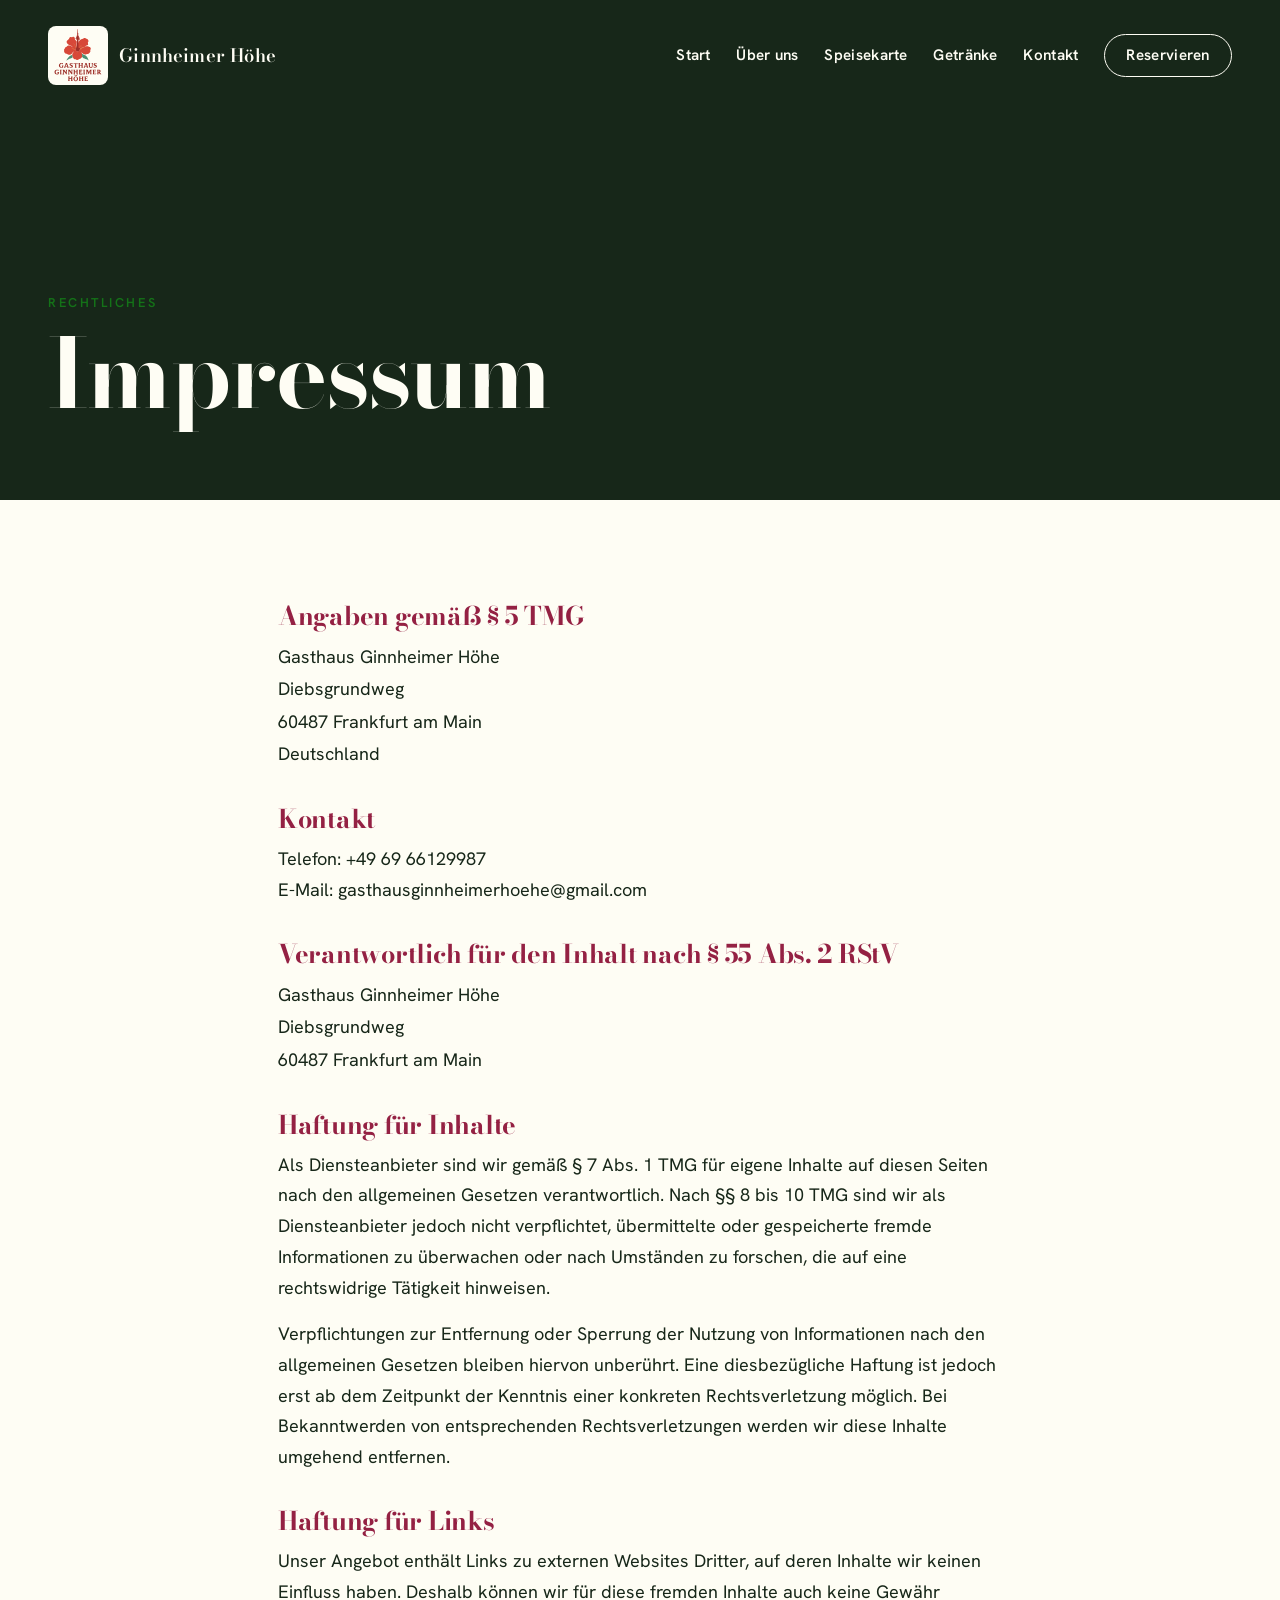
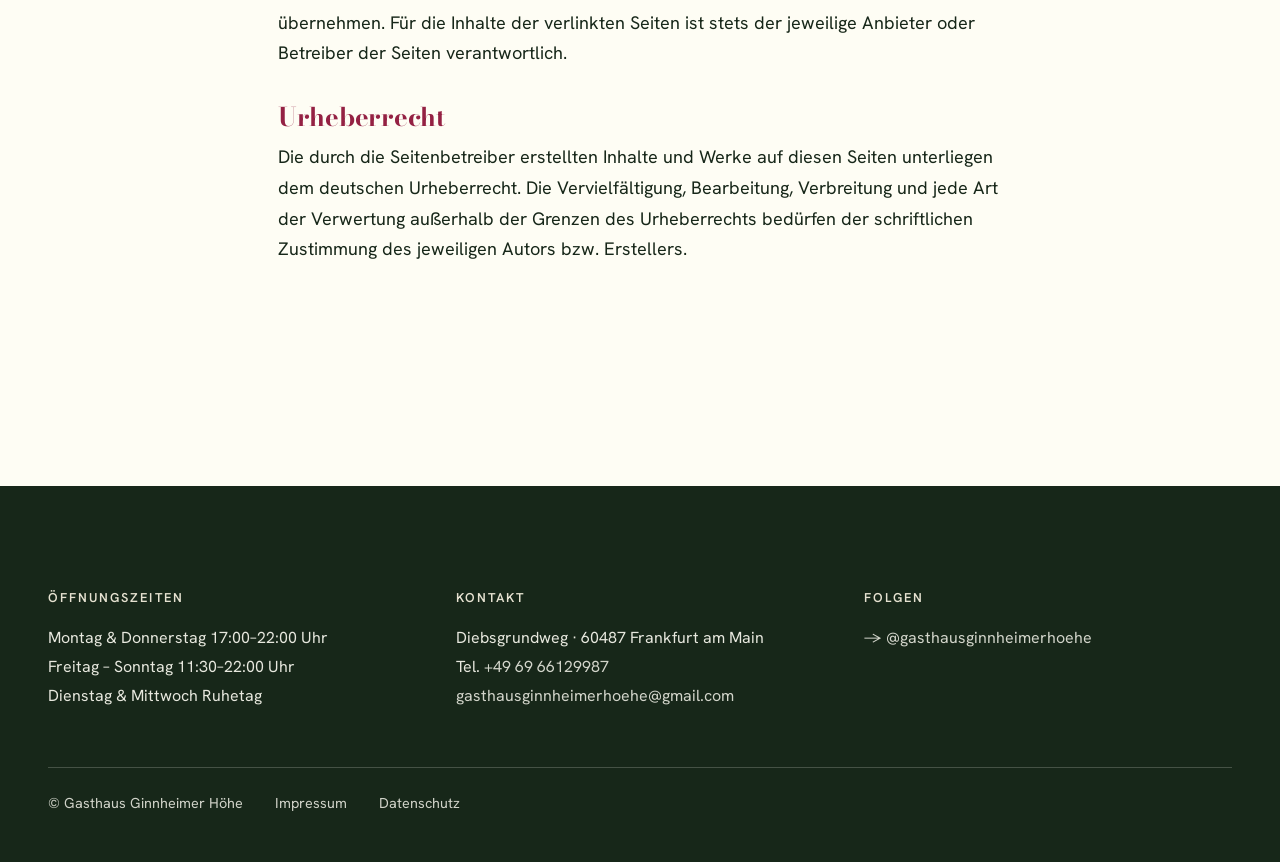
<file: impressum.html>
<!DOCTYPE html>
<html lang="de">
<head>
<meta charset="UTF-8">
<meta name="viewport" content="width=device-width, initial-scale=1">
<title>Impressum · Gasthaus Ginnheimer Höhe</title>
<meta name="description" content="Impressum des Gasthauses Ginnheimer Höhe, Frankfurt am Main.">
<meta name="robots" content="noindex">
<link rel="icon" href="favicon.svg" type="image/svg+xml">
<link rel="preconnect" href="https://fonts.googleapis.com">
<link rel="preconnect" href="https://fonts.gstatic.com" crossorigin>
<link rel="stylesheet" href="https://fonts.googleapis.com/css2?family=Bodoni+Moda:ital,opsz,wght@0,6..96,400..800;1,6..96,400..600&family=Hanken+Grotesk:ital,wght@0,300..700;1,400..600&display=swap">
<link rel="stylesheet" href="styles.css">
</head>
<body>

<header class="site-header solid">
  <a href="index.html" class="logo" aria-label="Gasthaus Ginnheimer Höhe">
    <img src="logo.svg" alt=""><b>Ginnheimer Höhe</b>
  </a>
  <button class="nav-toggle" aria-label="Menü">Menü</button>
  <nav class="nav">
    <a href="index.html">Start</a>
    <a href="ueber-uns.html">Über uns</a>
    <a href="speisekarte.html">Speisekarte</a>
    <a href="getraenke.html">Getränke</a>
    <a href="kontakt.html">Kontakt</a>
    <a href="kontakt.html#reservieren" class="btn">Reservieren</a>
  </nav>
</header>

<section class="page-hero">
  <div class="wrap">
    <span class="kicker">Rechtliches</span>
    <h1>Impressum</h1>
  </div>
</section>

<section class="legal wrap">
  <h2>Angaben gemäß § 5 TMG</h2>
  <address>
    Gasthaus Ginnheimer Höhe<br>
    Diebsgrundweg<br>
    60487 Frankfurt am Main<br>
    Deutschland
  </address>

  <h2>Kontakt</h2>
  <p>Telefon: <a href="tel:+496966129987">+49 69 66129987</a><br>
  E-Mail: <a href="mailto:gasthausginnheimerhoehe@gmail.com">gasthausginnheimerhoehe@gmail.com</a></p>

  <h2>Verantwortlich für den Inhalt nach § 55 Abs. 2 RStV</h2>
  <address>
    Gasthaus Ginnheimer Höhe<br>
    Diebsgrundweg<br>
    60487 Frankfurt am Main
  </address>

  <h2>Haftung für Inhalte</h2>
  <p>Als Diensteanbieter sind wir gemäß § 7 Abs. 1 TMG für eigene Inhalte auf diesen Seiten nach den allgemeinen Gesetzen verantwortlich. Nach §§ 8 bis 10 TMG sind wir als Diensteanbieter jedoch nicht verpflichtet, übermittelte oder gespeicherte fremde Informationen zu überwachen oder nach Umständen zu forschen, die auf eine rechtswidrige Tätigkeit hinweisen.</p>
  <p>Verpflichtungen zur Entfernung oder Sperrung der Nutzung von Informationen nach den allgemeinen Gesetzen bleiben hiervon unberührt. Eine diesbezügliche Haftung ist jedoch erst ab dem Zeitpunkt der Kenntnis einer konkreten Rechtsverletzung möglich. Bei Bekanntwerden von entsprechenden Rechtsverletzungen werden wir diese Inhalte umgehend entfernen.</p>

  <h2>Haftung für Links</h2>
  <p>Unser Angebot enthält Links zu externen Websites Dritter, auf deren Inhalte wir keinen Einfluss haben. Deshalb können wir für diese fremden Inhalte auch keine Gewähr übernehmen. Für die Inhalte der verlinkten Seiten ist stets der jeweilige Anbieter oder Betreiber der Seiten verantwortlich.</p>

  <h2>Urheberrecht</h2>
  <p>Die durch die Seitenbetreiber erstellten Inhalte und Werke auf diesen Seiten unterliegen dem deutschen Urheberrecht. Die Vervielfältigung, Bearbeitung, Verbreitung und jede Art der Verwertung außerhalb der Grenzen des Urheberrechts bedürfen der schriftlichen Zustimmung des jeweiligen Autors bzw. Erstellers.</p>
</section>

<footer class="site-footer">
  <div class="wrap">
    <div class="footer-grid">
      <div><h4>Öffnungszeiten</h4><p>Montag &amp; Donnerstag 17:00–22:00 Uhr<br>Freitag – Sonntag 11:30–22:00 Uhr<br>Dienstag &amp; Mittwoch Ruhetag</p><p class="holiday-note">Betriebsferien: 20.–25. November · ab Donnerstag, 26. November, ab 17 Uhr sind wir wieder für Sie da</p></div>
      <div><h4>Kontakt</h4><p>Diebsgrundweg · 60487 Frankfurt am Main<br>Tel. <a href="tel:+496966129987">+49 69 66129987</a><br><a href="mailto:gasthausginnheimerhoehe@gmail.com">gasthausginnheimerhoehe@gmail.com</a></p></div>
      <div><h4>Folgen</h4><p><a href="https://instagram.com/gasthausginnheimerhoehe">→ @gasthausginnheimerhoehe</a></p></div>
    </div>
    <div class="footer-bottom"><span>© Gasthaus Ginnheimer Höhe</span><a href="impressum.html">Impressum</a><a href="datenschutz.html">Datenschutz</a></div>
  </div>
</footer>

<script>
  const t=document.querySelector('.nav-toggle'),n=document.querySelector('.nav');
  t.addEventListener('click',()=>n.classList.toggle('open'));
  n.addEventListener('click',e=>{if(e.target.tagName==='A')n.classList.remove('open')});
  // Betriebsferien-Hinweise ab 26.11.2026 automatisch ausblenden
  if (new Date() >= new Date(2026, 10, 26)) {
    document.querySelectorAll('.holiday-note').forEach(e => e.remove());
    document.querySelectorAll('.marquee__track span').forEach(s => {
      s.textContent = 'Mo & Do 17–22 Uhr · Fr – So 11:30–22 Uhr · Di & Mi Ruhetag ·';
    });
  }

</script>
</body>
</html>
</file>
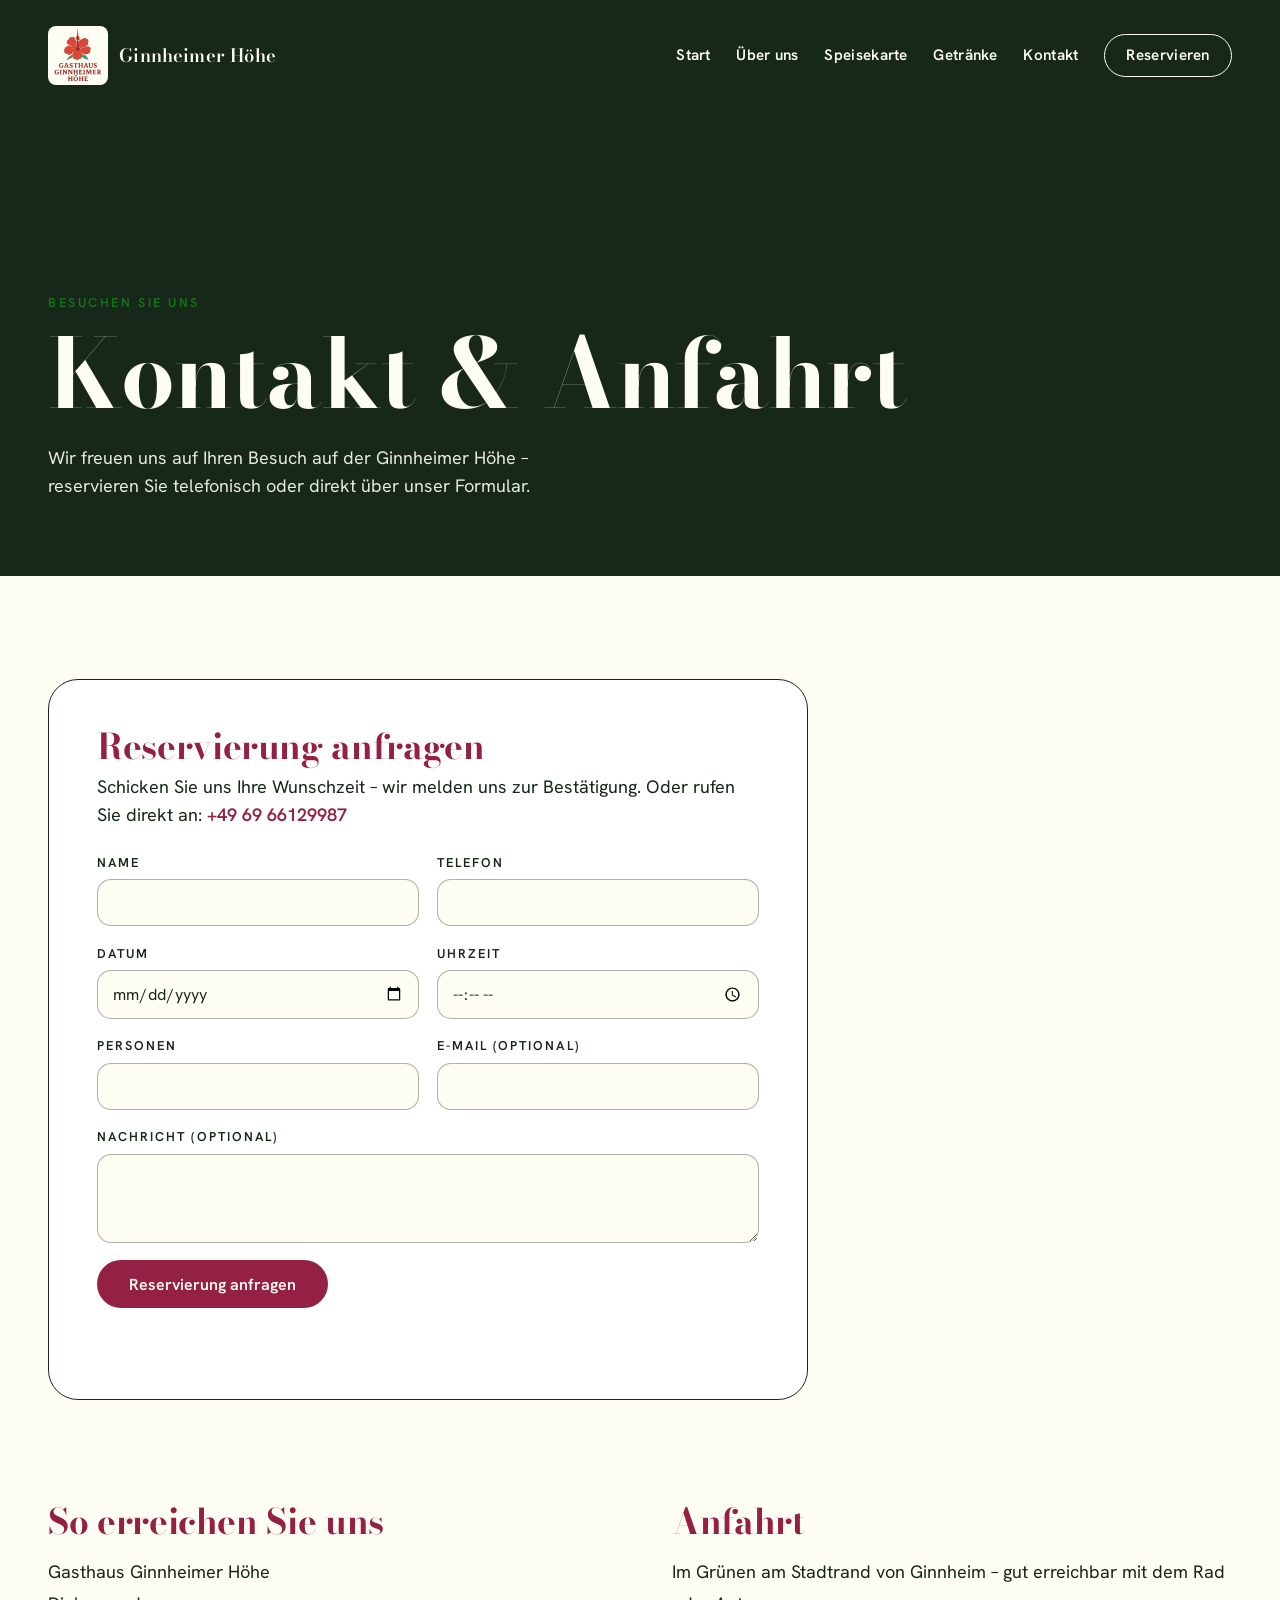
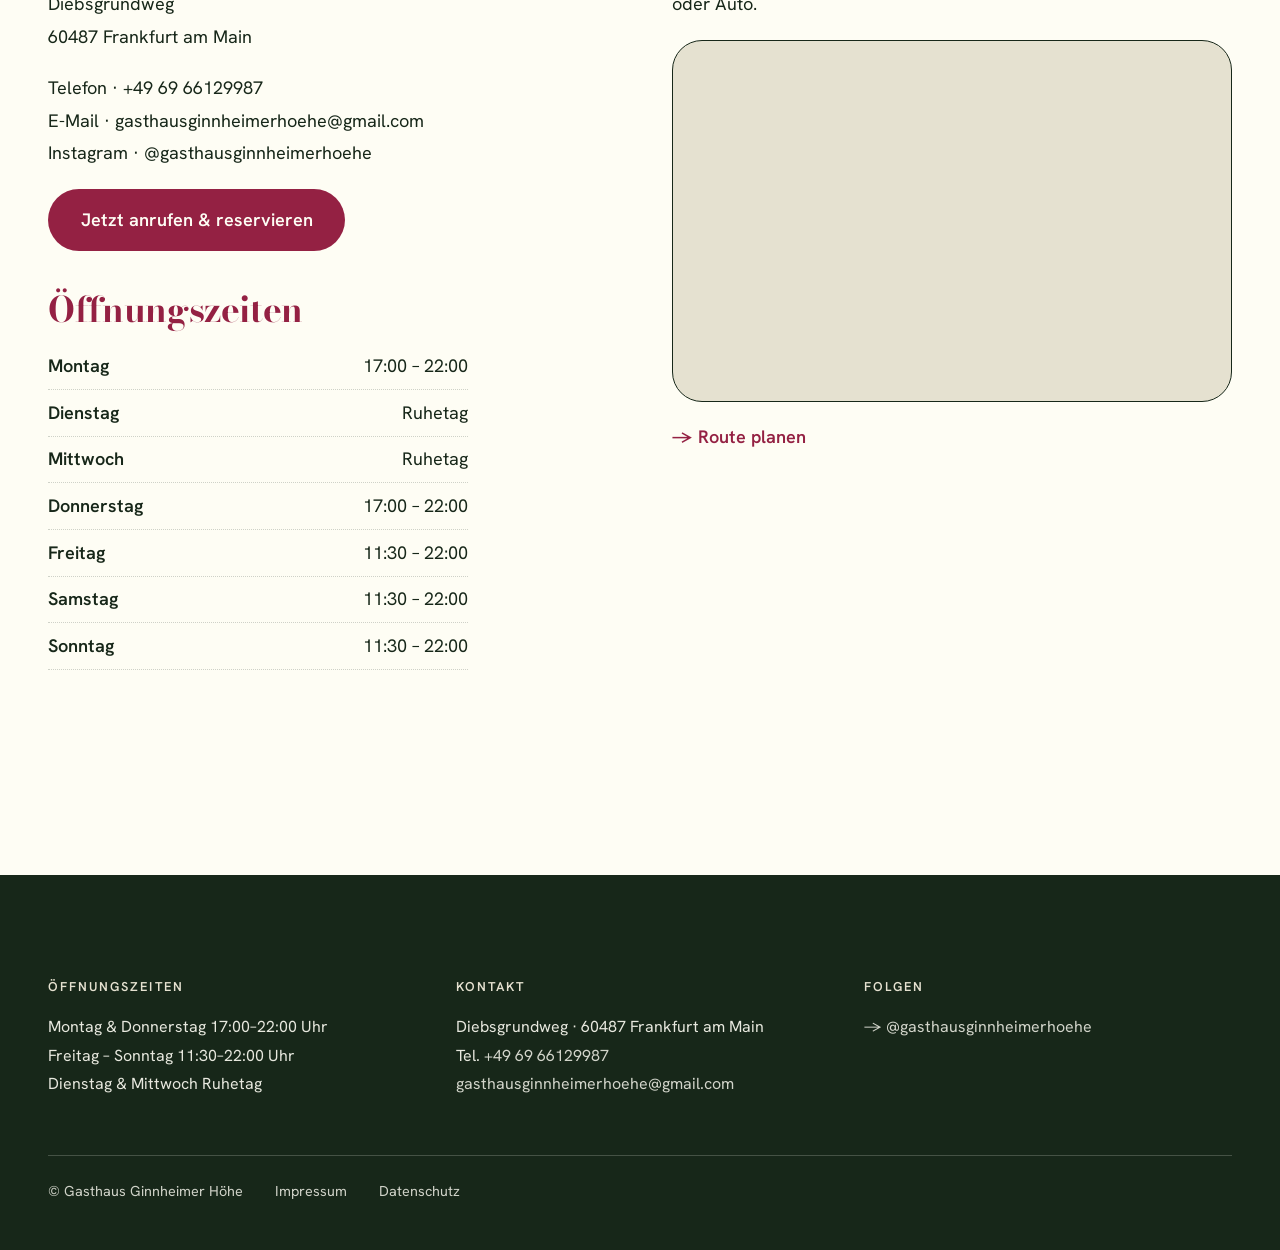
<file: kontakt.html>
<!DOCTYPE html>
<html lang="de">
<head>
<meta charset="UTF-8">
<meta name="viewport" content="width=device-width, initial-scale=1">
<title>Kontakt &amp; Reservierung · Gasthaus Ginnheimer Höhe</title>
<meta name="description" content="Kontakt, Anfahrt und Reservierung – Gasthaus Ginnheimer Höhe, Diebsgrundweg, 60487 Frankfurt am Main.">
<link rel="icon" href="favicon.svg" type="image/svg+xml">
<link rel="preconnect" href="https://fonts.googleapis.com">
<link rel="preconnect" href="https://fonts.gstatic.com" crossorigin>
<link rel="stylesheet" href="https://fonts.googleapis.com/css2?family=Bodoni+Moda:ital,opsz,wght@0,6..96,400..800;1,6..96,400..600&family=Hanken+Grotesk:ital,wght@0,300..700;1,400..600&display=swap">
<link rel="stylesheet" href="styles.css">
</head>
<body>

<header class="site-header solid">
  <a href="index.html" class="logo" aria-label="Gasthaus Ginnheimer Höhe">
    <img src="logo.svg" alt=""><b>Ginnheimer Höhe</b>
  </a>
  <button class="nav-toggle" aria-label="Menü">Menü</button>
  <nav class="nav">
    <a href="index.html">Start</a>
    <a href="ueber-uns.html">Über uns</a>
    <a href="speisekarte.html">Speisekarte</a>
    <a href="getraenke.html">Getränke</a>
    <a href="kontakt.html">Kontakt</a>
    <a href="#reservieren" class="btn">Reservieren</a>
  </nav>
</header>

<section class="page-hero">
  <div class="wrap">
    <span class="kicker">Besuchen Sie uns</span>
    <h1>Kontakt &amp; Anfahrt</h1>
    <p>Wir freuen uns auf Ihren Besuch auf der Ginnheimer Höhe – reservieren Sie telefonisch oder direkt über unser Formular.</p>
  </div>
</section>

<section class="res-sec" id="reservieren">
  <div class="wrap">
    <div class="res-card">
      <h3>Reservierung anfragen</h3>
      <p>Schicken Sie uns Ihre Wunschzeit – wir melden uns zur Bestätigung. Oder rufen Sie direkt an: <a href="tel:+496966129987" style="color:var(--burg);font-weight:600">+49 69 66129987</a></p>
      <form class="res-form" id="reserveForm" action="https://api.web3forms.com/submit" method="POST">
        <input type="hidden" name="access_key" value="e98b651e-1868-4cd7-a319-6b22cd357daa">
        <input type="hidden" name="subject" value="Neue Reservierungsanfrage – Gasthaus Ginnheimer Höhe">
        <input type="hidden" name="from_name" value="Website Ginnheimer Höhe">
        <input type="checkbox" name="botcheck" class="hp" tabindex="-1" autocomplete="off" aria-hidden="true">
        <div class="form-row">
          <label>Name<input type="text" name="name" required></label>
          <label>Telefon<input type="tel" name="phone" required></label>
        </div>
        <div class="form-row">
          <label>Datum<input type="date" name="date" required></label>
          <label>Uhrzeit<input type="time" name="time" required></label>
        </div>
        <div class="form-row">
          <label>Personen<input type="number" name="guests" min="1" max="40" required></label>
          <label>E-Mail (optional)<input type="email" name="email"></label>
        </div>
        <label>Nachricht (optional)<textarea name="message" rows="3"></textarea></label>
        <button type="submit">Reservierung anfragen</button>
        <p class="form-status" id="formStatus" role="status" aria-live="polite"></p>
      </form>
    </div>
  </div>
</section>

<section class="contact">
  <div class="wrap">
    <div class="contact-grid">

      <div class="contact-block">
        <h3>So erreichen Sie uns</h3>
        <p>
          Gasthaus Ginnheimer Höhe<br>
          Diebsgrundweg<br>
          60487 Frankfurt am Main
        </p>
        <p>
          Telefon · <a href="tel:+496966129987">+49 69 66129987</a><br>
          E-Mail · <a href="mailto:gasthausginnheimerhoehe@gmail.com">gasthausginnheimerhoehe@gmail.com</a><br>
          Instagram · <a href="https://instagram.com/gasthausginnheimerhoehe">@gasthausginnheimerhoehe</a>
        </p>
        <p><a class="btn-solid" href="tel:+496966129987" style="display:inline-block">Jetzt anrufen &amp; reservieren</a></p>

        <h3 style="margin-top:2.5rem">Öffnungszeiten</h3>
        <div class="hours-row"><span class="day">Montag</span><span>17:00 – 22:00</span></div>
        <div class="hours-row"><span class="day">Dienstag</span><span>Ruhetag</span></div>
        <div class="hours-row"><span class="day">Mittwoch</span><span>Ruhetag</span></div>
        <div class="hours-row"><span class="day">Donnerstag</span><span>17:00 – 22:00</span></div>
        <div class="hours-row"><span class="day">Freitag</span><span>11:30 – 22:00</span></div>
        <div class="hours-row"><span class="day">Samstag</span><span>11:30 – 22:00</span></div>
        <div class="hours-row"><span class="day">Sonntag</span><span>11:30 – 22:00</span></div>
        <p class="holiday-note holiday-note--light">Betriebsferien: 20.–25. November · ab Donnerstag, 26. November, ab 17 Uhr sind wir wieder für Sie da</p>
      </div>

      <div class="contact-block">
        <h3>Anfahrt</h3>
        <p>Im Grünen am Stadtrand von Ginnheim – gut erreichbar mit dem Rad oder Auto.</p>
        <div class="map-card">
          <iframe loading="lazy" referrerpolicy="no-referrer-when-downgrade"
            title="Karte Ginnheimer Höhe (OpenStreetMap)"
            src="https://www.openstreetmap.org/export/embed.html?bbox=8.6408%2C50.1258%2C8.6608%2C50.1358&amp;layer=mapnik&amp;marker=50.1308%2C8.6508"></iframe>
        </div>
        <p style="margin-top:1.2rem"><a class="link-arrow" style="color:var(--burg)" href="https://www.openstreetmap.org/?mlat=50.1308&amp;mlon=8.6508#map=17/50.1308/8.6508">→ Route planen</a></p>
      </div>

    </div>
  </div>
</section>

<footer class="site-footer">
  <div class="wrap">
    <div class="footer-grid">
      <div><h4>Öffnungszeiten</h4><p>Montag &amp; Donnerstag 17:00–22:00 Uhr<br>Freitag – Sonntag 11:30–22:00 Uhr<br>Dienstag &amp; Mittwoch Ruhetag</p><p class="holiday-note">Betriebsferien: 20.–25. November · ab Donnerstag, 26. November, ab 17 Uhr sind wir wieder für Sie da</p></div>
      <div><h4>Kontakt</h4><p>Diebsgrundweg · 60487 Frankfurt am Main<br>Tel. <a href="tel:+496966129987">+49 69 66129987</a><br><a href="mailto:gasthausginnheimerhoehe@gmail.com">gasthausginnheimerhoehe@gmail.com</a></p></div>
      <div><h4>Folgen</h4><p><a href="https://instagram.com/gasthausginnheimerhoehe">→ @gasthausginnheimerhoehe</a></p></div>
    </div>
    <div class="footer-bottom"><span>© Gasthaus Ginnheimer Höhe</span><a href="impressum.html">Impressum</a><a href="datenschutz.html">Datenschutz</a></div>
  </div>
</footer>

<script>
  const t=document.querySelector('.nav-toggle'),n=document.querySelector('.nav');
  t.addEventListener('click',()=>n.classList.toggle('open'));
  n.addEventListener('click',e=>{if(e.target.tagName==='A')n.classList.remove('open')});
  // Betriebsferien-Hinweise ab 26.11.2026 automatisch ausblenden
  if (new Date() >= new Date(2026, 10, 26)) {
    document.querySelectorAll('.holiday-note').forEach(e => e.remove());
    document.querySelectorAll('.marquee__track span').forEach(s => {
      s.textContent = 'Mo & Do 17–22 Uhr · Fr – So 11:30–22 Uhr · Di & Mi Ruhetag ·';
    });
  }


  // Reservierung via FormSubmit (AJAX) mit Timeout; Fallback: vorbefüllte E-Mail + Telefon
  const rf=document.getElementById('reserveForm'), fst=document.getElementById('formStatus');
  const submitBtn=rf.querySelector('button[type="submit"]');
  function mailtoFallback(data){
    const body=encodeURIComponent(
      'Reservierungsanfrage\n\nName: '+(data.name||'')+'\nTelefon: '+(data.phone||'')+
      '\nDatum: '+(data.date||'')+'\nUhrzeit: '+(data.time||'')+'\nPersonen: '+(data.guests||'')+
      (data.email?'\nE-Mail: '+data.email:'')+(data.message?'\nNachricht: '+data.message:''));
    return 'mailto:gasthausginnheimerhoehe@gmail.com?subject='+encodeURIComponent('Reservierungsanfrage')+'&body='+body;
  }
  function showFallback(data){
    fst.classList.add('err');
    fst.innerHTML='Das Formular ist gerade nicht erreichbar. '+
      '<a href="'+mailtoFallback(data)+'" style="color:var(--burg);text-decoration:underline">Anfrage per E-Mail senden</a>'+
      ' oder anrufen: <a href="tel:+496966129987" style="color:var(--burg);font-weight:600">+49 69 66129987</a>';
  }
  rf.addEventListener('submit', async e=>{
    e.preventDefault();
    fst.className='form-status'; fst.textContent='Wird gesendet …';
    submitBtn.disabled=true;
    const data=Object.fromEntries(new FormData(rf).entries());
    const ctrl=new AbortController();
    const timer=setTimeout(()=>ctrl.abort(),12000);
    try{
      const r=await fetch('https://api.web3forms.com/submit',{
        method:'POST',
        headers:{'Content-Type':'application/json','Accept':'application/json'},
        body:JSON.stringify(data),
        signal:ctrl.signal
      });
      const d=await r.json();
      if(String(d.success)==='true'){fst.classList.add('ok');fst.textContent='Danke! Wir melden uns zur Bestätigung bei Ihnen.';rf.reset();}
      else{showFallback(data);}
    }catch{
      showFallback(data);
    }finally{
      clearTimeout(timer);
      submitBtn.disabled=false;
    }
  });
</script>
</body>
</html>
</file>
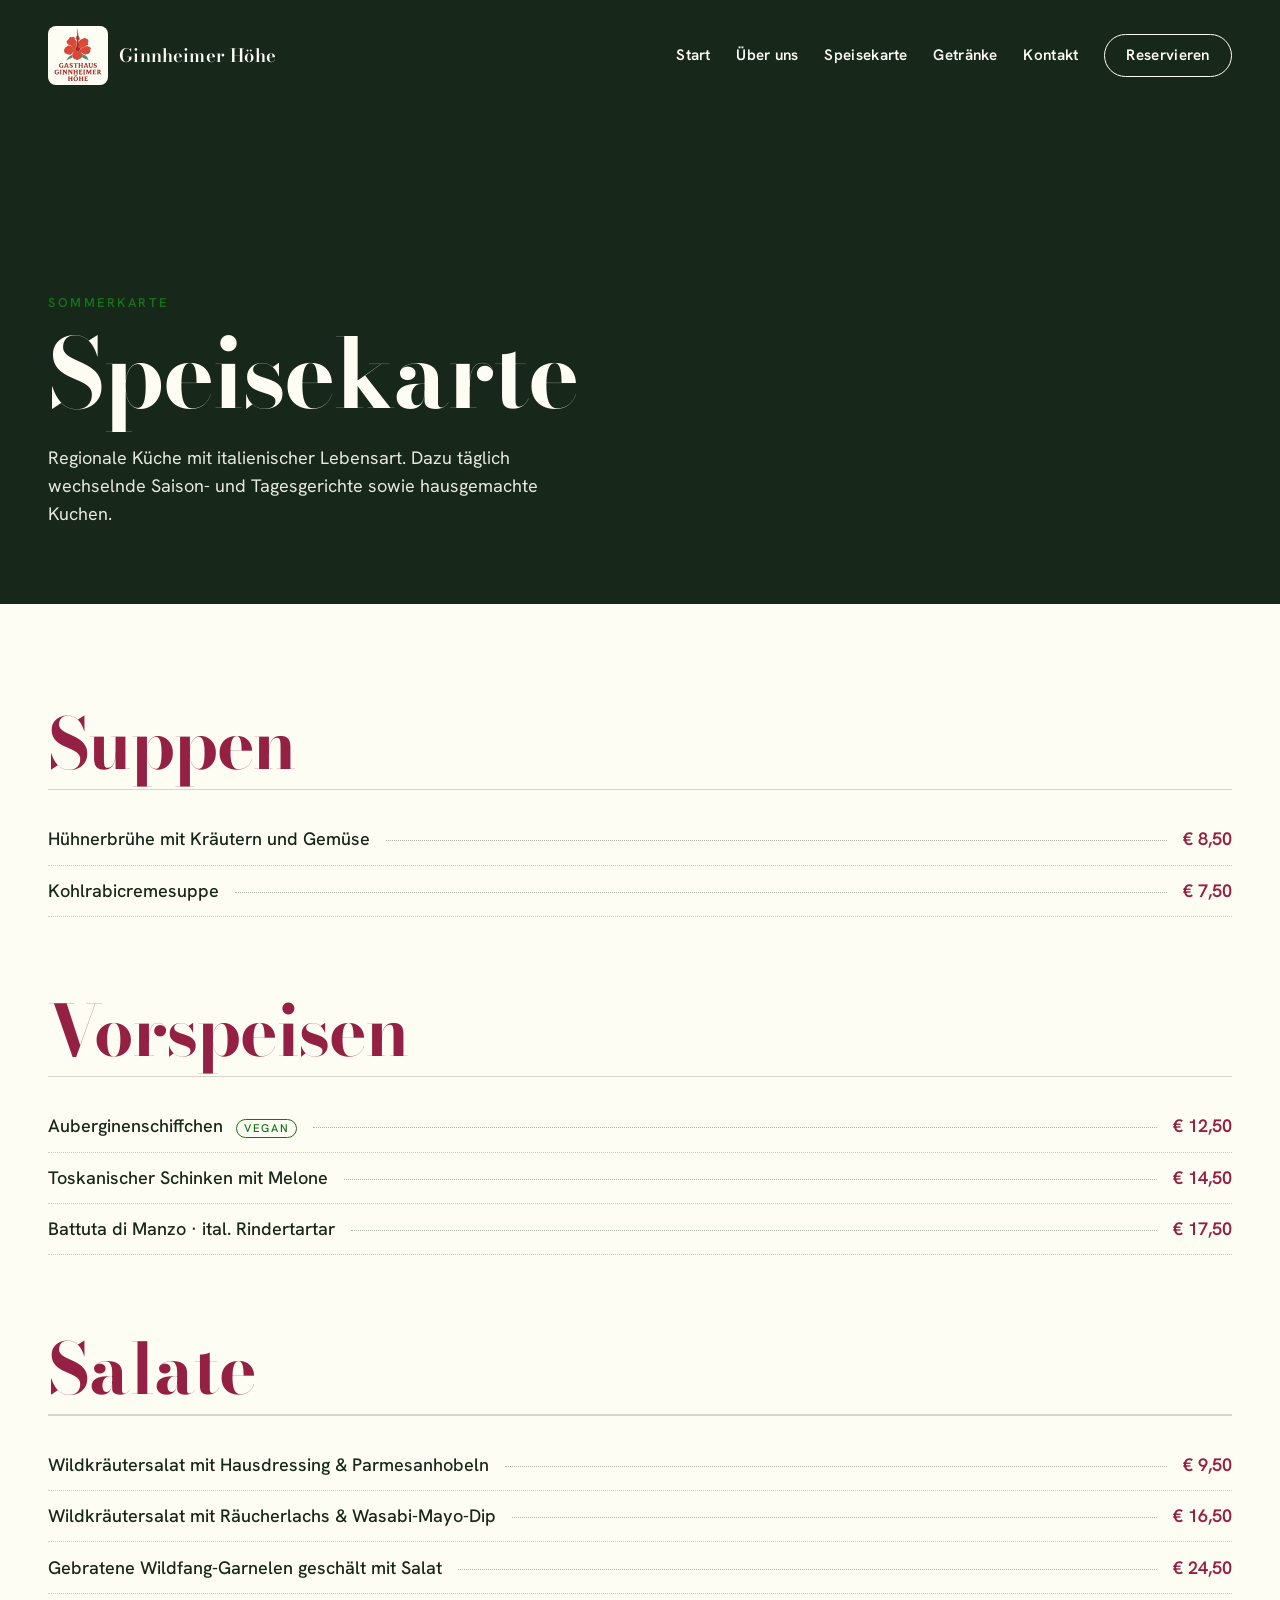
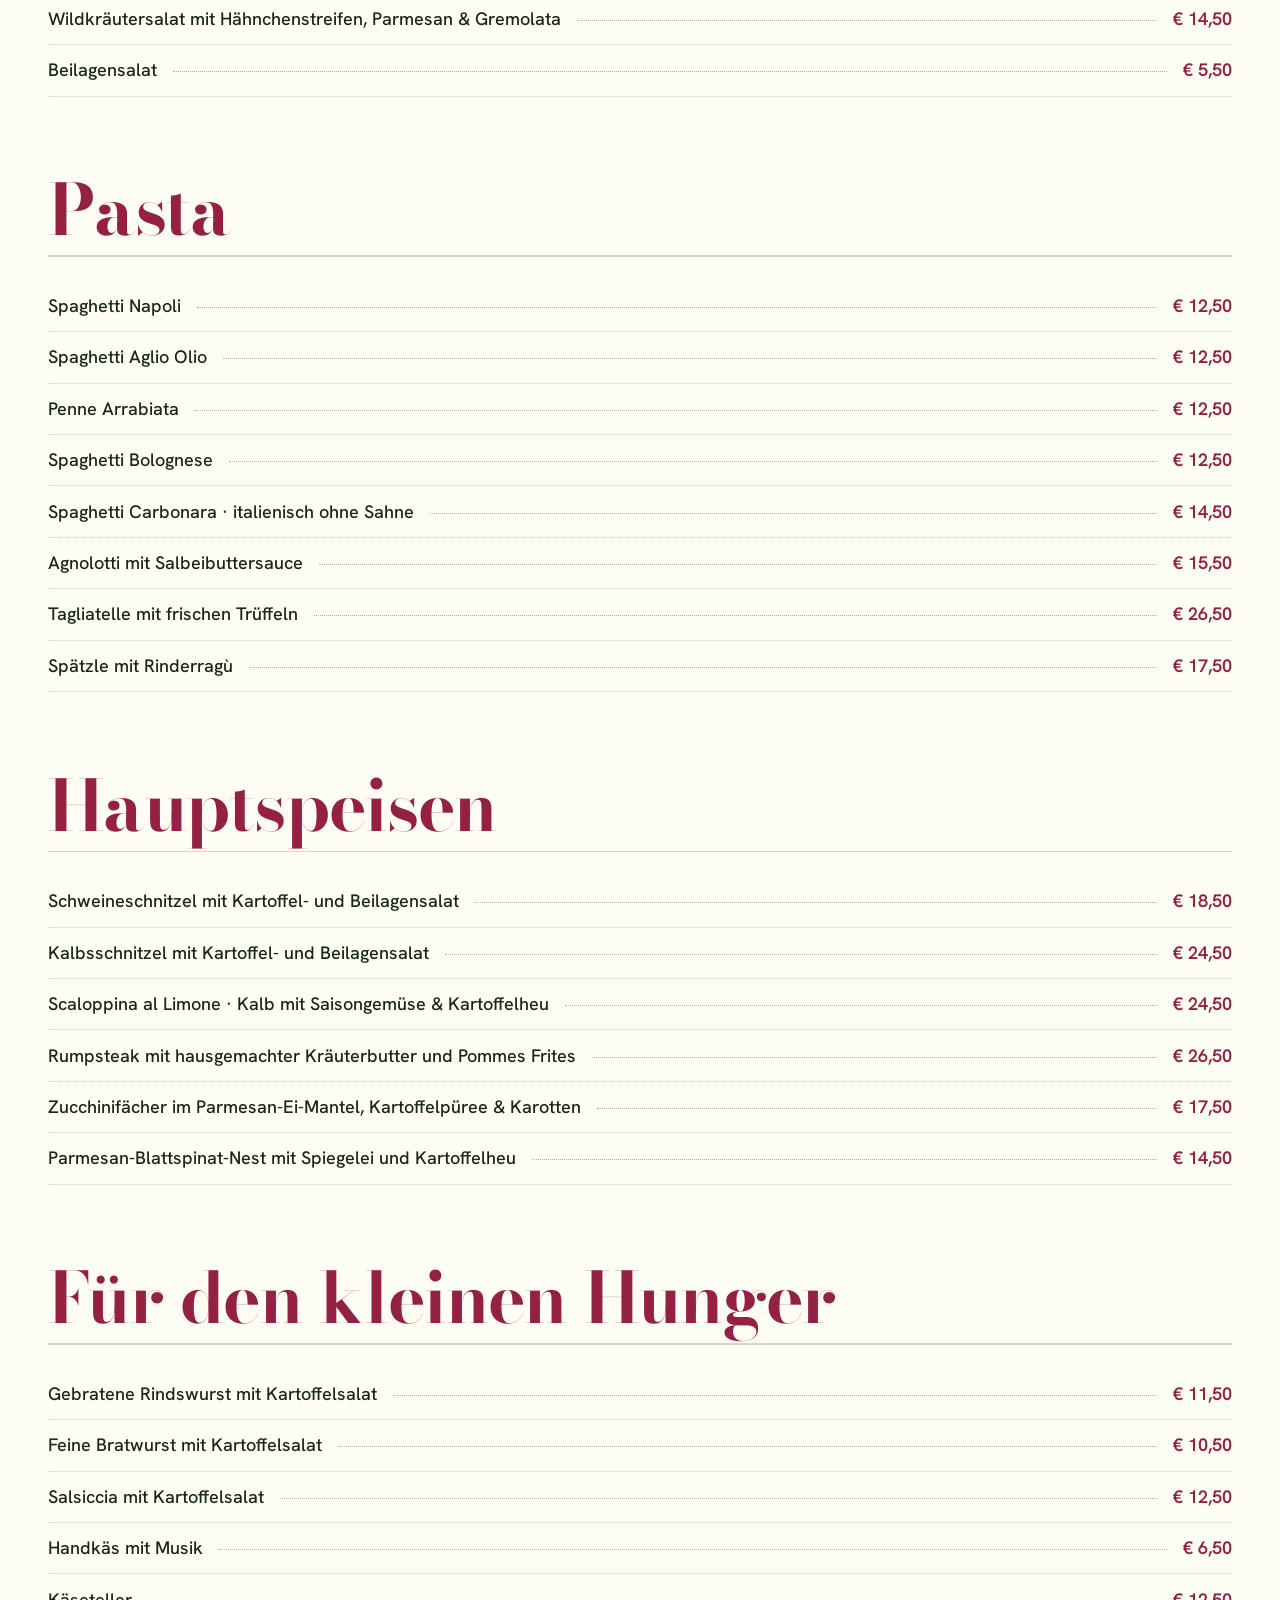
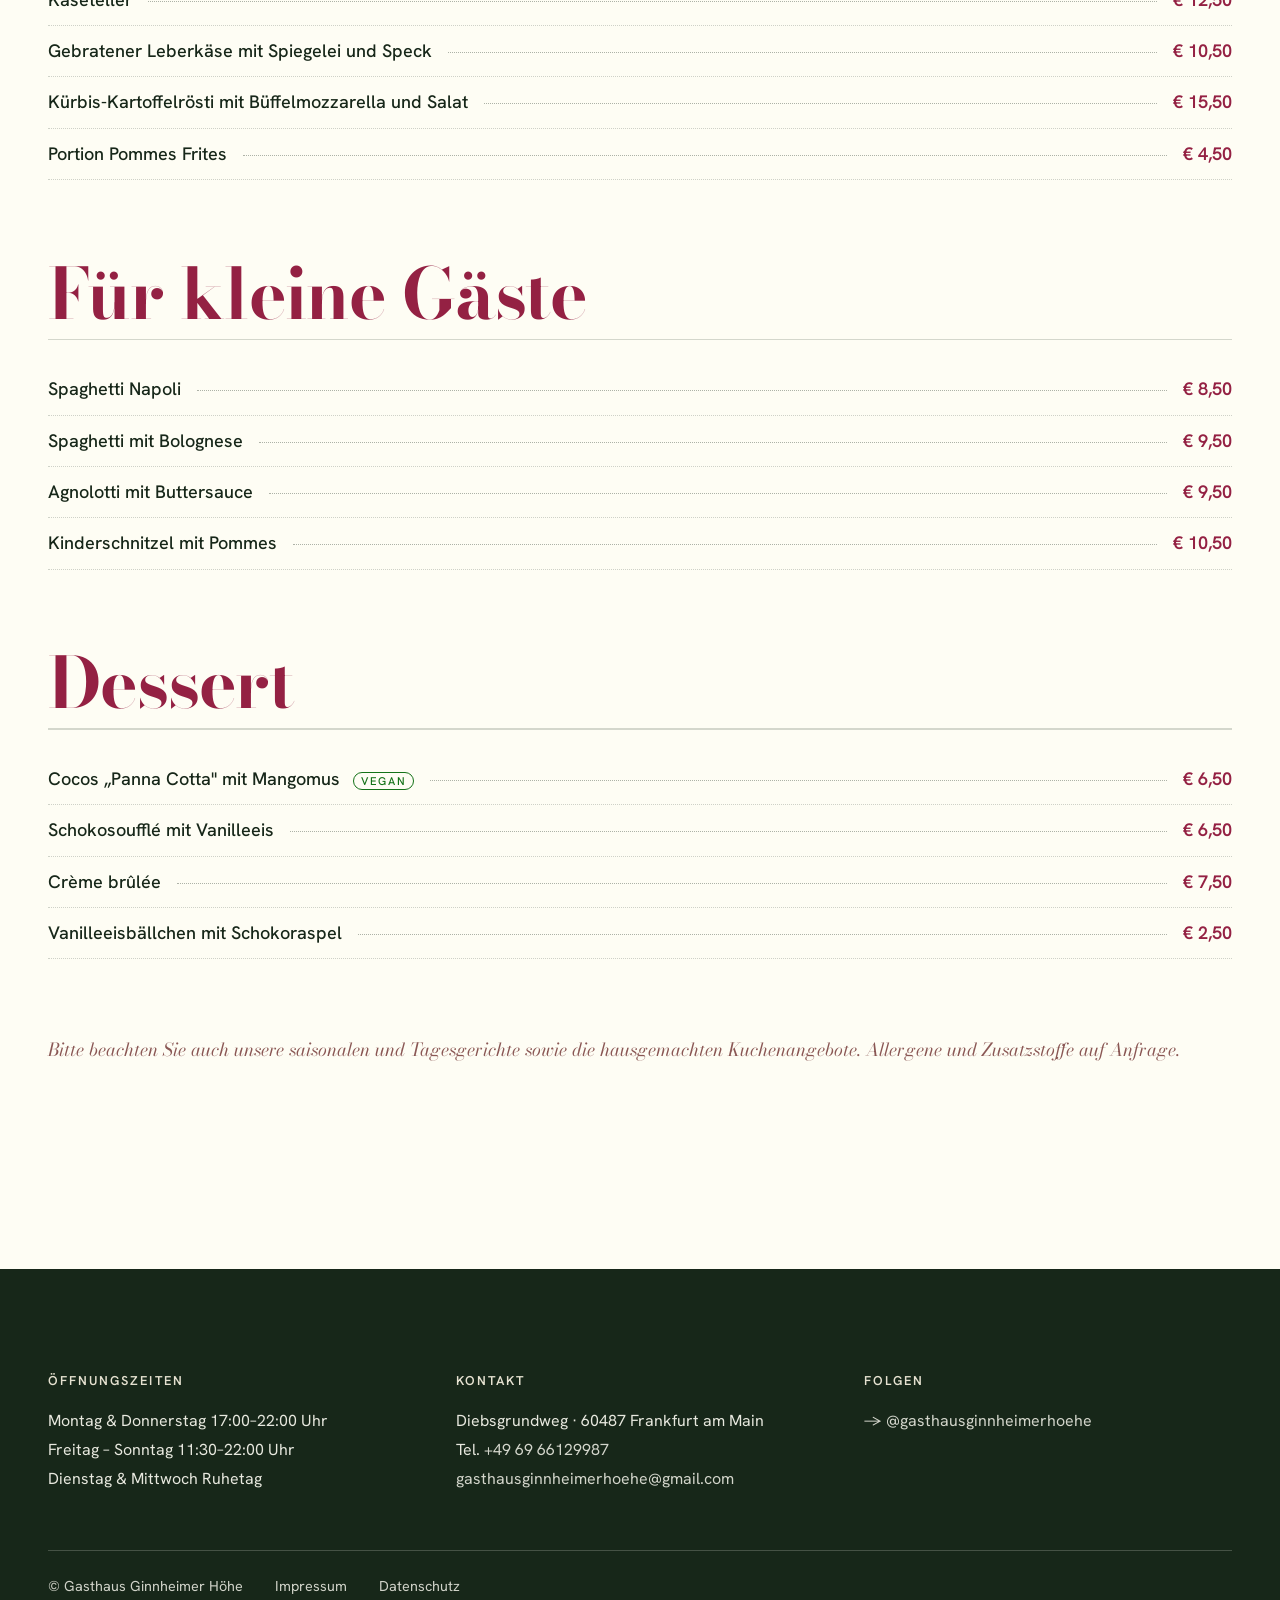
<file: speisekarte.html>
<!DOCTYPE html>
<html lang="de">
<head>
<meta charset="UTF-8">
<meta name="viewport" content="width=device-width, initial-scale=1">
<title>Speisekarte · Gasthaus Ginnheimer Höhe</title>
<meta name="description" content="Sommerkarte der Ginnheimer Höhe: Suppen, Vorspeisen, Salate, frische Pasta, Hauptspeisen und hausgemachte Desserts.">
<link rel="icon" href="favicon.svg" type="image/svg+xml">
<link rel="preconnect" href="https://fonts.googleapis.com">
<link rel="preconnect" href="https://fonts.gstatic.com" crossorigin>
<link rel="stylesheet" href="https://fonts.googleapis.com/css2?family=Bodoni+Moda:ital,opsz,wght@0,6..96,400..800;1,6..96,400..600&family=Hanken+Grotesk:ital,wght@0,300..700;1,400..600&display=swap">
<link rel="stylesheet" href="styles.css">
</head>
<body>

<header class="site-header solid">
  <a href="index.html" class="logo" aria-label="Gasthaus Ginnheimer Höhe">
    <img src="logo.svg" alt=""><b>Ginnheimer Höhe</b>
  </a>
  <button class="nav-toggle" aria-label="Menü">Menü</button>
  <nav class="nav">
    <a href="index.html">Start</a>
    <a href="ueber-uns.html">Über uns</a>
    <a href="speisekarte.html">Speisekarte</a>
    <a href="getraenke.html">Getränke</a>
    <a href="kontakt.html">Kontakt</a>
    <a href="kontakt.html#reservieren" class="btn">Reservieren</a>
  </nav>
</header>

<section class="page-hero">
  <div class="wrap">
    <span class="kicker">Sommerkarte</span>
    <h1>Speisekarte</h1>
    <p>Regionale Küche mit italienischer Lebensart. Dazu täglich wechselnde Saison- und Tagesgerichte sowie hausgemachte Kuchen.</p>
  </div>
</section>

<section class="menu">
  <div class="wrap">

    <div class="menu-group">
      <h2>Suppen</h2><div class="rule"></div>
      <div class="menu-item"><span class="name">Hühnerbrühe mit Kräutern und Gemüse</span><span class="dots"></span><span class="price">€ 8,50</span></div>
      <div class="menu-item"><span class="name">Kohlrabicremesuppe</span><span class="dots"></span><span class="price">€ 7,50</span></div>
    </div>

    <div class="menu-group">
      <h2>Vorspeisen</h2><div class="rule"></div>
      <div class="menu-item"><span class="name">Auberginenschiffchen <span class="tag">vegan</span></span><span class="dots"></span><span class="price">€ 12,50</span></div>
      <div class="menu-item"><span class="name">Toskanischer Schinken mit Melone</span><span class="dots"></span><span class="price">€ 14,50</span></div>
      <div class="menu-item"><span class="name">Battuta di Manzo · ital. Rindertartar</span><span class="dots"></span><span class="price">€ 17,50</span></div>
    </div>

    <div class="menu-group">
      <h2>Salate</h2><div class="rule"></div>
      <div class="menu-item"><span class="name">Wildkräutersalat mit Hausdressing &amp; Parmesanhobeln</span><span class="dots"></span><span class="price">€ 9,50</span></div>
      <div class="menu-item"><span class="name">Wildkräutersalat mit Räucherlachs &amp; Wasabi-Mayo-Dip</span><span class="dots"></span><span class="price">€ 16,50</span></div>
      <div class="menu-item"><span class="name">Gebratene Wildfang-Garnelen geschält mit Salat</span><span class="dots"></span><span class="price">€ 24,50</span></div>
      <div class="menu-item"><span class="name">Wildkräutersalat mit Hähnchenstreifen, Parmesan &amp; Gremolata</span><span class="dots"></span><span class="price">€ 14,50</span></div>
      <div class="menu-item"><span class="name">Beilagensalat</span><span class="dots"></span><span class="price">€ 5,50</span></div>
    </div>

    <div class="menu-group">
      <h2>Pasta</h2><div class="rule"></div>
      <div class="menu-item"><span class="name">Spaghetti Napoli</span><span class="dots"></span><span class="price">€ 12,50</span></div>
      <div class="menu-item"><span class="name">Spaghetti Aglio Olio</span><span class="dots"></span><span class="price">€ 12,50</span></div>
      <div class="menu-item"><span class="name">Penne Arrabiata</span><span class="dots"></span><span class="price">€ 12,50</span></div>
      <div class="menu-item"><span class="name">Spaghetti Bolognese</span><span class="dots"></span><span class="price">€ 12,50</span></div>
      <div class="menu-item"><span class="name">Spaghetti Carbonara · italienisch ohne Sahne</span><span class="dots"></span><span class="price">€ 14,50</span></div>
      <div class="menu-item"><span class="name">Agnolotti mit Salbeibuttersauce</span><span class="dots"></span><span class="price">€ 15,50</span></div>
      <div class="menu-item"><span class="name">Tagliatelle mit frischen Trüffeln</span><span class="dots"></span><span class="price">€ 26,50</span></div>
      <div class="menu-item"><span class="name">Spätzle mit Rinderragù</span><span class="dots"></span><span class="price">€ 17,50</span></div>
    </div>

    <div class="menu-group">
      <h2>Hauptspeisen</h2><div class="rule"></div>
      <div class="menu-item"><span class="name">Schweineschnitzel mit Kartoffel- und Beilagensalat</span><span class="dots"></span><span class="price">€ 18,50</span></div>
      <div class="menu-item"><span class="name">Kalbsschnitzel mit Kartoffel- und Beilagensalat</span><span class="dots"></span><span class="price">€ 24,50</span></div>
      <div class="menu-item"><span class="name">Scaloppina al Limone · Kalb mit Saisongemüse &amp; Kartoffelheu</span><span class="dots"></span><span class="price">€ 24,50</span></div>
      <div class="menu-item"><span class="name">Rumpsteak mit hausgemachter Kräuterbutter und Pommes Frites</span><span class="dots"></span><span class="price">€ 26,50</span></div>
      <div class="menu-item"><span class="name">Zucchinifächer im Parmesan-Ei-Mantel, Kartoffelpüree &amp; Karotten</span><span class="dots"></span><span class="price">€ 17,50</span></div>
      <div class="menu-item"><span class="name">Parmesan-Blattspinat-Nest mit Spiegelei und Kartoffelheu</span><span class="dots"></span><span class="price">€ 14,50</span></div>
    </div>

    <div class="menu-group">
      <h2>Für den kleinen Hunger</h2><div class="rule"></div>
      <div class="menu-item"><span class="name">Gebratene Rindswurst mit Kartoffelsalat</span><span class="dots"></span><span class="price">€ 11,50</span></div>
      <div class="menu-item"><span class="name">Feine Bratwurst mit Kartoffelsalat</span><span class="dots"></span><span class="price">€ 10,50</span></div>
      <div class="menu-item"><span class="name">Salsiccia mit Kartoffelsalat</span><span class="dots"></span><span class="price">€ 12,50</span></div>
      <div class="menu-item"><span class="name">Handkäs mit Musik</span><span class="dots"></span><span class="price">€ 6,50</span></div>
      <div class="menu-item"><span class="name">Käseteller</span><span class="dots"></span><span class="price">€ 12,50</span></div>
      <div class="menu-item"><span class="name">Gebratener Leberkäse mit Spiegelei und Speck</span><span class="dots"></span><span class="price">€ 10,50</span></div>
      <div class="menu-item"><span class="name">Kürbis-Kartoffelrösti mit Büffelmozzarella und Salat</span><span class="dots"></span><span class="price">€ 15,50</span></div>
      <div class="menu-item"><span class="name">Portion Pommes Frites</span><span class="dots"></span><span class="price">€ 4,50</span></div>
    </div>

    <div class="menu-group">
      <h2>Für kleine Gäste</h2><div class="rule"></div>
      <div class="menu-item"><span class="name">Spaghetti Napoli</span><span class="dots"></span><span class="price">€ 8,50</span></div>
      <div class="menu-item"><span class="name">Spaghetti mit Bolognese</span><span class="dots"></span><span class="price">€ 9,50</span></div>
      <div class="menu-item"><span class="name">Agnolotti mit Buttersauce</span><span class="dots"></span><span class="price">€ 9,50</span></div>
      <div class="menu-item"><span class="name">Kinderschnitzel mit Pommes</span><span class="dots"></span><span class="price">€ 10,50</span></div>
    </div>

    <div class="menu-group">
      <h2>Dessert</h2><div class="rule"></div>
      <div class="menu-item"><span class="name">Cocos „Panna Cotta" mit Mangomus <span class="tag">vegan</span></span><span class="dots"></span><span class="price">€ 6,50</span></div>
      <div class="menu-item"><span class="name">Schokosoufflé mit Vanilleeis</span><span class="dots"></span><span class="price">€ 6,50</span></div>
      <div class="menu-item"><span class="name">Crème brûlée</span><span class="dots"></span><span class="price">€ 7,50</span></div>
      <div class="menu-item"><span class="name">Vanilleeisbällchen mit Schokoraspel</span><span class="dots"></span><span class="price">€ 2,50</span></div>
    </div>

    <p class="menu-note">Bitte beachten Sie auch unsere saisonalen und Tagesgerichte sowie die hausgemachten Kuchenangebote. Allergene und Zusatzstoffe auf Anfrage.</p>
  </div>
</section>

<footer class="site-footer">
  <div class="wrap">
    <div class="footer-grid">
      <div><h4>Öffnungszeiten</h4><p>Montag &amp; Donnerstag 17:00–22:00 Uhr<br>Freitag – Sonntag 11:30–22:00 Uhr<br>Dienstag &amp; Mittwoch Ruhetag</p><p class="holiday-note">Betriebsferien: 20.–25. November · ab Donnerstag, 26. November, ab 17 Uhr sind wir wieder für Sie da</p></div>
      <div><h4>Kontakt</h4><p>Diebsgrundweg · 60487 Frankfurt am Main<br>Tel. <a href="tel:+496966129987">+49 69 66129987</a><br><a href="mailto:gasthausginnheimerhoehe@gmail.com">gasthausginnheimerhoehe@gmail.com</a></p></div>
      <div><h4>Folgen</h4><p><a href="https://instagram.com/gasthausginnheimerhoehe">→ @gasthausginnheimerhoehe</a></p></div>
    </div>
    <div class="footer-bottom"><span>© Gasthaus Ginnheimer Höhe</span><a href="impressum.html">Impressum</a><a href="datenschutz.html">Datenschutz</a></div>
  </div>
</footer>

<script>
  const t=document.querySelector('.nav-toggle'),n=document.querySelector('.nav');
  t.addEventListener('click',()=>n.classList.toggle('open'));
  n.addEventListener('click',e=>{if(e.target.tagName==='A')n.classList.remove('open')});
  // Betriebsferien-Hinweise ab 26.11.2026 automatisch ausblenden
  if (new Date() >= new Date(2026, 10, 26)) {
    document.querySelectorAll('.holiday-note').forEach(e => e.remove());
    document.querySelectorAll('.marquee__track span').forEach(s => {
      s.textContent = 'Mo & Do 17–22 Uhr · Fr – So 11:30–22 Uhr · Di & Mi Ruhetag ·';
    });
  }

</script>
</body>
</html>
</file>
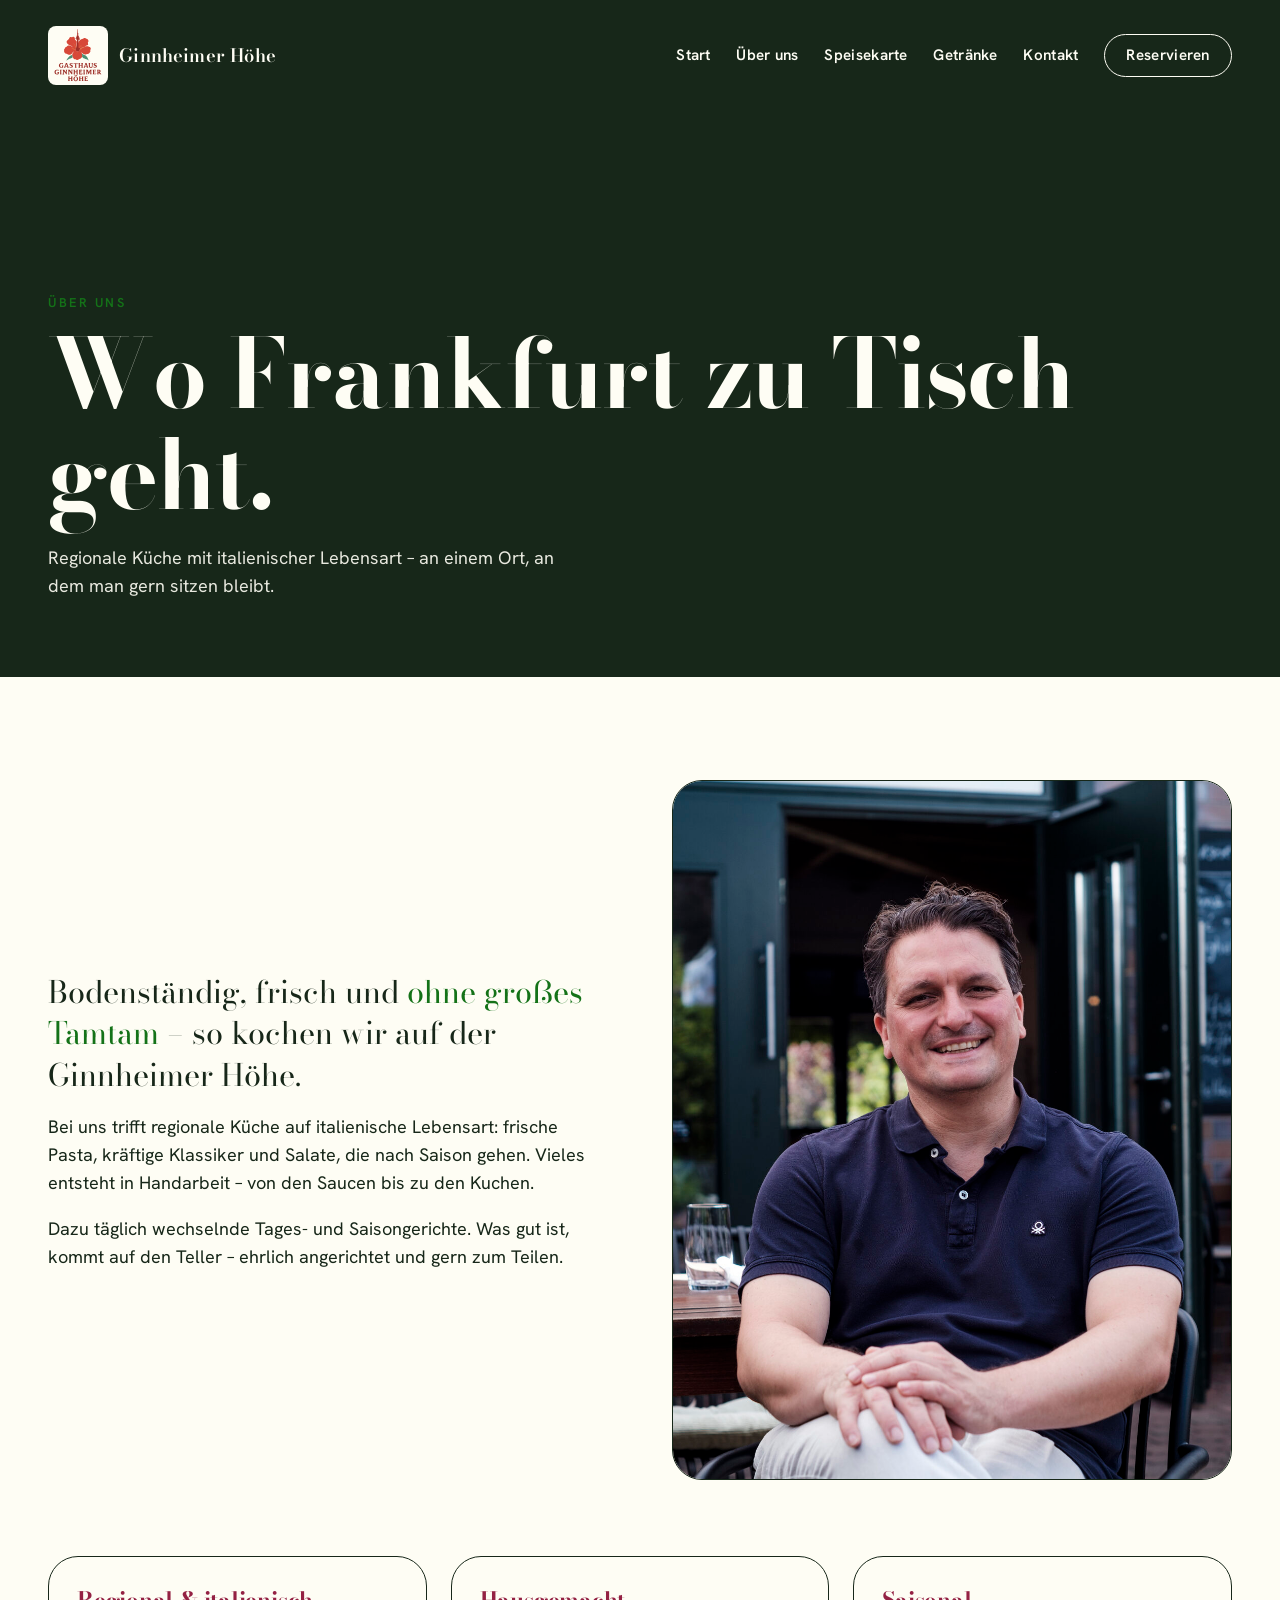
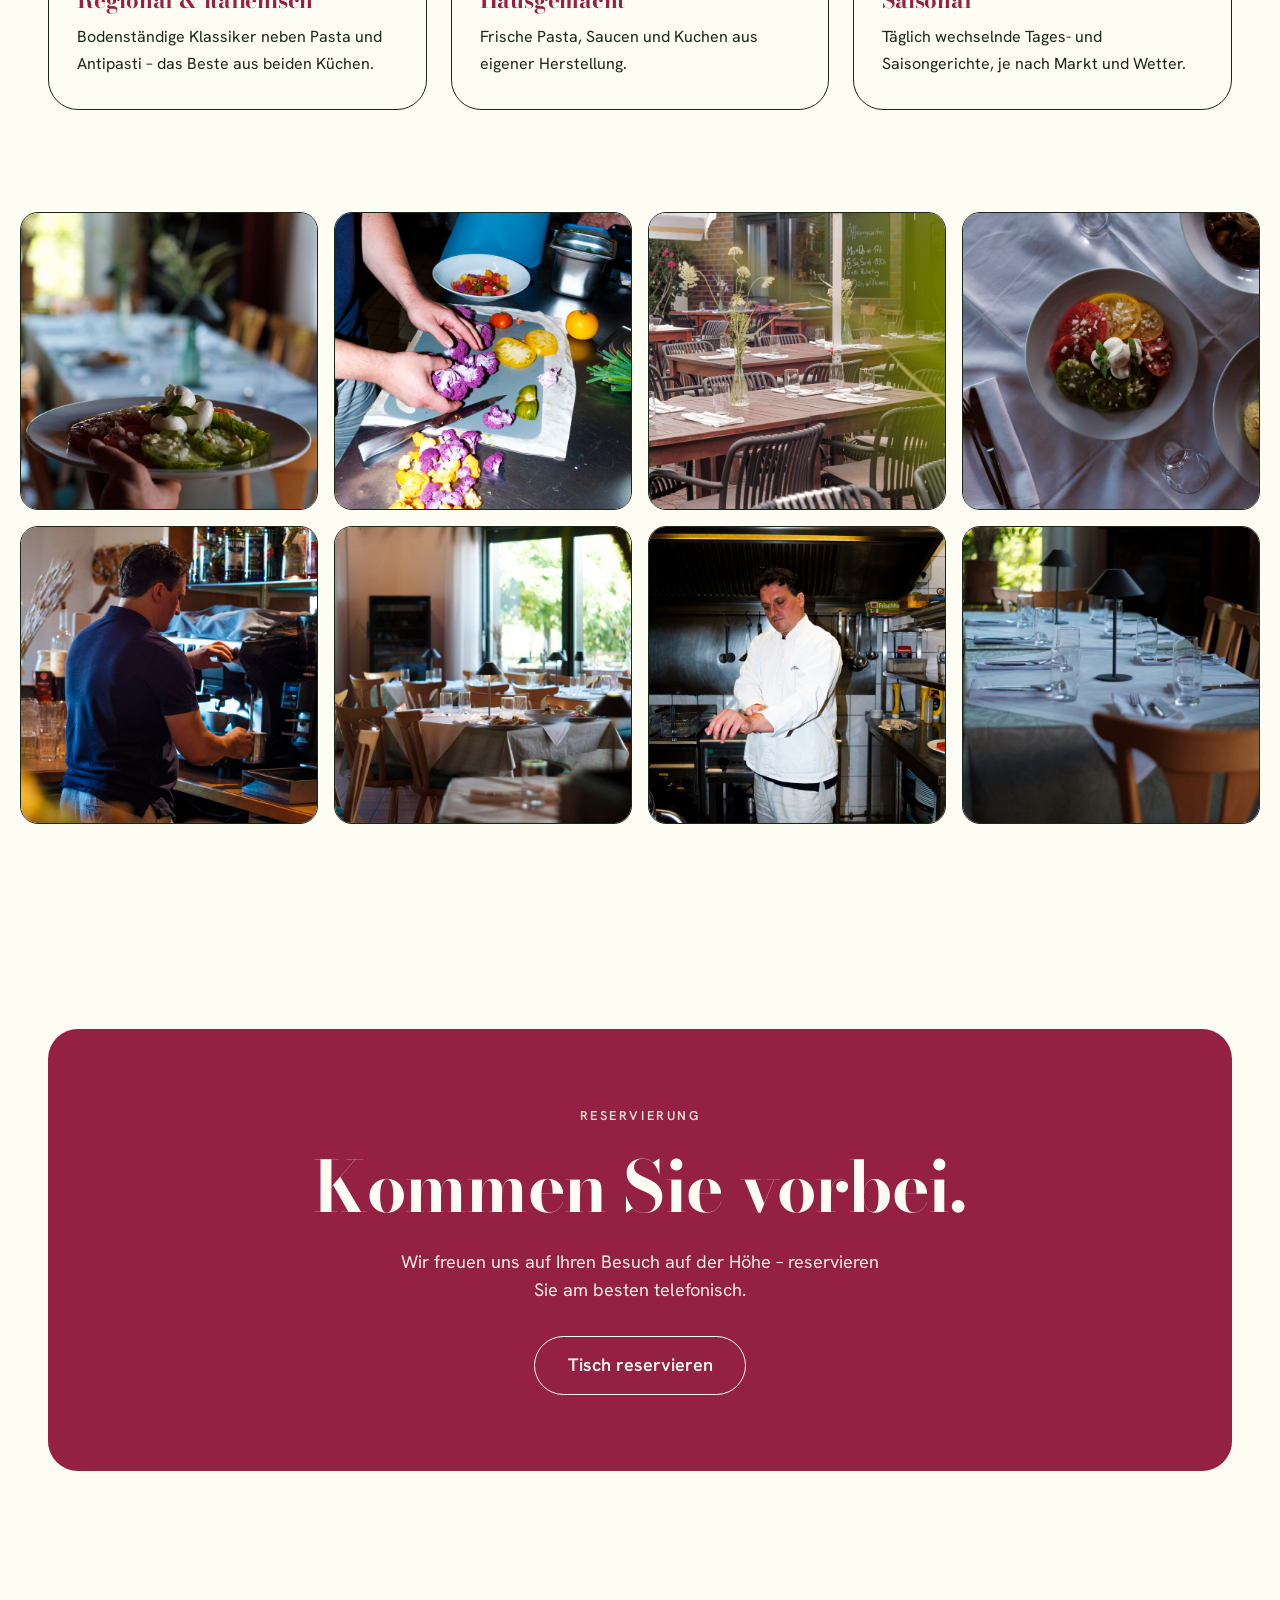
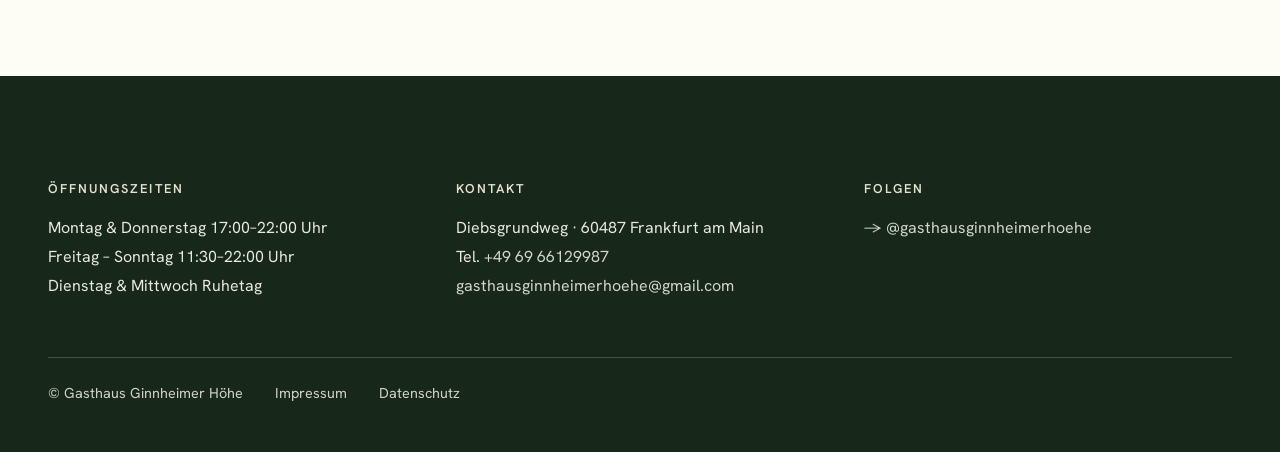
<file: ueber-uns.html>
<!DOCTYPE html>
<html lang="de">
<head>
<meta charset="UTF-8">
<meta name="viewport" content="width=device-width, initial-scale=1">
<title>Über uns · Gasthaus Ginnheimer Höhe</title>
<meta name="description" content="Über die Ginnheimer Höhe: regionale Küche mit italienischer Lebensart, hausgemachte Pasta und Kuchen – ein Gasthaus zum Bleiben in Frankfurt-Ginnheim.">
<link rel="icon" href="favicon.svg" type="image/svg+xml">
<link rel="preconnect" href="https://fonts.googleapis.com">
<link rel="preconnect" href="https://fonts.gstatic.com" crossorigin>
<link rel="stylesheet" href="https://fonts.googleapis.com/css2?family=Bodoni+Moda:ital,opsz,wght@0,6..96,400..800;1,6..96,400..600&family=Hanken+Grotesk:ital,wght@0,300..700;1,400..600&display=swap">
<link rel="stylesheet" href="styles.css">
</head>
<body>

<header class="site-header solid">
  <a href="index.html" class="logo" aria-label="Gasthaus Ginnheimer Höhe">
    <img src="logo.svg" alt=""><b>Ginnheimer Höhe</b>
  </a>
  <button class="nav-toggle" aria-label="Menü">Menü</button>
  <nav class="nav">
    <a href="index.html">Start</a>
    <a href="ueber-uns.html">Über uns</a>
    <a href="speisekarte.html">Speisekarte</a>
    <a href="getraenke.html">Getränke</a>
    <a href="kontakt.html">Kontakt</a>
    <a href="kontakt.html#reservieren" class="btn">Reservieren</a>
  </nav>
</header>

<section class="page-hero">
  <div class="wrap">
    <span class="kicker">Über uns</span>
    <h1>Wo Frankfurt zu Tisch geht.</h1>
    <p>Regionale Küche mit italienischer Lebensart – an einem Ort, an dem man gern sitzen bleibt.</p>
  </div>
</section>

<section class="story">
  <div class="wrap">
    <div class="story-grid">
      <div class="story-text">
        <p class="lede">Bodenständig, frisch und <span class="green">ohne großes Tamtam</span> – so kochen wir auf der Ginnheimer Höhe.</p>
        <p>Bei uns trifft regionale Küche auf italienische Lebensart: frische Pasta, kräftige Klassiker und Salate, die nach Saison gehen. Vieles entsteht in Handarbeit – von den Saucen bis zu den Kuchen.</p>
        <p>Dazu täglich wechselnde Tages- und Saisongerichte. Was gut ist, kommt auf den Teller – ehrlich angerichtet und gern zum Teilen.</p>
      </div>
      <div class="story-img">
        <img src="img/wirt.jpg" alt="Der Wirt der Ginnheimer Höhe vor dem Eingang">
      </div>
    </div>

    <div class="values">
      <div class="value-card">
        <h3>Regional &amp; italienisch</h3>
        <p>Bodenständige Klassiker neben Pasta und Antipasti – das Beste aus beiden Küchen.</p>
      </div>
      <div class="value-card">
        <h3>Hausgemacht</h3>
        <p>Frische Pasta, Saucen und Kuchen aus eigener Herstellung.</p>
      </div>
      <div class="value-card">
        <h3>Saisonal</h3>
        <p>Täglich wechselnde Tages- und Saisongerichte, je nach Markt und Wetter.</p>
      </div>
    </div>
  </div>
</section>

<section class="gallery-sec">
  <div class="gallery">
    <figure><img src="img/gallery/service.jpg" alt="Gericht wird am Tisch serviert" loading="lazy"></figure>
    <figure><img src="img/gallery/gemuese.jpg" alt="Buntes Gemüse wird in der Küche geschnitten" loading="lazy"></figure>
    <figure><img src="img/gallery/terrasse.jpg" alt="Terrasse mit gedeckten Tischen" loading="lazy"></figure>
    <figure><img src="img/gallery/teller-topdown.jpg" alt="Angerichtete Teller auf weißem Tischtuch" loading="lazy"></figure>
    <figure><img src="img/gallery/espresso.jpg" alt="Espressozubereitung an der Bar" loading="lazy"></figure>
    <figure><img src="img/gallery/gastraum-fenster.jpg" alt="Gastraum mit Blick ins Grüne" loading="lazy"></figure>
    <figure><img src="img/gallery/koch.jpg" alt="Der Koch mit frisch angerichtetem Teller" loading="lazy"></figure>
    <figure><img src="img/gallery/tisch-gedeckt.jpg" alt="Gedeckter Tisch im Gastraum" loading="lazy"></figure>
  </div>
</section>

<section class="cta-sec">
  <div class="wrap">
    <div class="cta-card">
      <span class="kicker">Reservierung</span>
      <h2>Kommen Sie vorbei.</h2>
      <p>Wir freuen uns auf Ihren Besuch auf der Höhe – reservieren Sie am besten telefonisch.</p>
      <a href="kontakt.html#reservieren" class="btn-ghost">Tisch reservieren</a>
    </div>
  </div>
</section>

<footer class="site-footer">
  <div class="wrap">
    <div class="footer-grid">
      <div><h4>Öffnungszeiten</h4><p>Montag &amp; Donnerstag 17:00–22:00 Uhr<br>Freitag – Sonntag 11:30–22:00 Uhr<br>Dienstag &amp; Mittwoch Ruhetag</p><p class="holiday-note">Betriebsferien: 20.–25. November · ab Donnerstag, 26. November, ab 17 Uhr sind wir wieder für Sie da</p></div>
      <div><h4>Kontakt</h4><p>Diebsgrundweg · 60487 Frankfurt am Main<br>Tel. <a href="tel:+496966129987">+49 69 66129987</a><br><a href="mailto:gasthausginnheimerhoehe@gmail.com">gasthausginnheimerhoehe@gmail.com</a></p></div>
      <div><h4>Folgen</h4><p><a href="https://instagram.com/gasthausginnheimerhoehe">→ @gasthausginnheimerhoehe</a></p></div>
    </div>
    <div class="footer-bottom"><span>© Gasthaus Ginnheimer Höhe</span><a href="impressum.html">Impressum</a><a href="datenschutz.html">Datenschutz</a></div>
  </div>
</footer>

<script>
  const t=document.querySelector('.nav-toggle'),n=document.querySelector('.nav');
  t.addEventListener('click',()=>n.classList.toggle('open'));
  n.addEventListener('click',e=>{if(e.target.tagName==='A')n.classList.remove('open')});
  // Betriebsferien-Hinweise ab 26.11.2026 automatisch ausblenden
  if (new Date() >= new Date(2026, 10, 26)) {
    document.querySelectorAll('.holiday-note').forEach(e => e.remove());
    document.querySelectorAll('.marquee__track span').forEach(s => {
      s.textContent = 'Mo & Do 17–22 Uhr · Fr – So 11:30–22 Uhr · Di & Mi Ruhetag ·';
    });
  }

</script>
</body>
</html>
</file>
<file: styles.css>
/* ============================================================
   GASTHAUS GINNHEIMER HÖHE — Miller-Layoutsprache, Gasthaus-Brand
   Geteiltes Stylesheet für alle Seiten.
   ============================================================ */

:root{
  /* Marke (aus der bestehenden Gasthaus-Site übernommen) */
  --cream:   #FEFDF4;
  --forest:  #172719;
  --forest2: #1E3320;
  --green:   #147218;
  --burg:    #942143;
  --muted:   #8A5754;
  --parch:   #E5E1D0;

  --sans:   "Hanken Grotesk", system-ui, sans-serif;
  --display:"Bodoni Moda", Georgia, "Times New Roman", serif;

  --ls-kicker:.2em;
  --ls-label:.16em;

  /* fluide Typo — Miller-Manier: sehr große Display-Headlines */
  --h1: clamp(3.2rem, 1.6rem + 6.4vw, 6rem);
  --h2: clamp(2.6rem, 1.5rem + 4.6vw, 4.4rem);
  --h3: clamp(1.6rem, 1.3rem + 1.4vw, 2.2rem);
  --text: clamp(1rem, .96rem + .25vw, 1.13rem);

  --radius:30px;
  --gutter:20px;
  --section-pad: clamp(4rem, 8vw, 9rem);
}

*{margin:0;padding:0;box-sizing:border-box}
html{scroll-behavior:smooth}
body{
  background:var(--cream);
  color:var(--forest);
  font-family:var(--sans);
  font-size:var(--text);
  line-height:1.55;
  -webkit-font-smoothing:antialiased;
  overflow-x:hidden;
}
a{color:inherit;text-decoration:none}
img{display:block;max-width:100%}
h1,h2,h3{font-family:var(--display);font-weight:700;line-height:1.05;letter-spacing:-.01em}
.wrap{max-width:1320px;margin-inline:auto;padding-inline:clamp(1.25rem,4vw,3rem)}

.kicker{
  font-family:var(--sans);font-weight:600;font-size:.8rem;
  text-transform:uppercase;letter-spacing:var(--ls-kicker);color:var(--green);
}

/* ---------- HEADER (absolut, transparent über Hero) ---------- */
.site-header{
  position:absolute;top:0;left:0;right:0;z-index:50;
  display:flex;align-items:center;justify-content:space-between;
  padding:clamp(1rem,2vw,1.75rem) clamp(1.25rem,4vw,3rem);
}
.site-header .logo{display:flex;align-items:center;gap:.7rem;color:var(--cream)}
.site-header .logo img{width:clamp(46px,5vw,60px);height:auto;border-radius:8px}
.site-header .logo b{font-family:var(--display);font-weight:600;font-size:1.15rem;letter-spacing:.01em}
.nav{display:flex;align-items:center;gap:clamp(1rem,2vw,2.2rem)}
.nav a{font-weight:600;font-size:.95rem;letter-spacing:.02em;color:var(--cream);transition:opacity .2s}
.nav a:hover{opacity:.65}
.nav a.btn{border:1.5px solid var(--cream);border-radius:100px;padding:.55em 1.4em}
.nav a.btn:hover{background:var(--cream);color:var(--forest);opacity:1}
.nav-toggle{display:none}

/* header-Variante für helle Innenseiten (kein Hero dahinter) */
.site-header.solid{position:relative;background:var(--forest)}

/* ---------- HERO ---------- */
.hero{
  position:relative;min-height:100svh;
  display:flex;flex-direction:column;justify-content:flex-end;
  padding:0 clamp(1.25rem,4vw,3rem) clamp(3rem,7vw,6rem);
  color:var(--cream);
  background:url("img/hero-shoot.jpg") center/cover no-repeat;
}
.hero::after{content:"";position:absolute;inset:0;
  background:linear-gradient(180deg,rgba(23,39,25,.35) 0%,rgba(23,39,25,.78) 100%);z-index:0}
.hero>*{position:relative;z-index:1}
.hero .kicker{color:var(--cream);opacity:.9;margin-bottom:1rem}
.hero h1{font-size:var(--h1);color:var(--cream);max-width:16ch}
.hero h1 em{font-style:italic;color:var(--parch)}
.hero p{max-width:48ch;margin-top:1.5rem;color:var(--cream);opacity:.92}
.hero .cta{display:flex;gap:1rem;flex-wrap:wrap;margin-top:2rem}
.btn-solid{background:var(--burg);color:var(--cream);border-radius:100px;padding:.8em 1.8em;font-weight:600;transition:.25s}
.btn-solid:hover{background:#7a1937}
.btn-ghost{border:1.5px solid var(--cream);color:var(--cream);border-radius:100px;padding:.8em 1.8em;font-weight:600;transition:.25s}
.btn-ghost:hover{background:var(--cream);color:var(--forest)}

/* ---------- SLIDER (Aus der Küche) ---------- */
.slider-sec{padding:var(--section-pad) 0}
.slider-head{display:flex;align-items:flex-end;justify-content:space-between;gap:2rem;margin-bottom:2.5rem}
.slider-head h2{font-size:var(--h2);color:var(--forest)}
.slider-ctrls{display:flex;gap:.75rem}
.slider-ctrls button{
  width:54px;height:54px;border-radius:100px;cursor:pointer;
  border:1.5px solid var(--forest);background:transparent;color:var(--forest);
  font-size:1.3rem;line-height:1;transition:.2s;display:grid;place-items:center;
}
.slider-ctrls button:hover{background:var(--forest);color:var(--cream)}
.slider-ctrls button:disabled{opacity:.3;cursor:default;background:transparent;color:var(--forest)}
.slider-viewport{overflow:hidden}
.slider-track{
  display:flex;gap:1.5rem;
  scroll-snap-type:x mandatory;overflow-x:auto;scroll-behavior:smooth;
  padding-bottom:1rem;cursor:grab;
  scrollbar-width:none;
}
.slider-track::-webkit-scrollbar{display:none}
.slider-track.dragging{cursor:grabbing;scroll-behavior:auto}
.slide{
  flex:0 0 clamp(260px,80vw,380px);scroll-snap-align:start;
  border:1.5px solid var(--forest);border-radius:var(--radius);overflow:hidden;
  display:flex;flex-direction:column;background:var(--cream);
}
.slide .ph{height:260px;overflow:hidden;background:var(--forest)}
.slide .ph img{width:100%;height:100%;object-fit:cover;transition:transform .6s cubic-bezier(.2,.6,.2,1)}
.slide:hover .ph img{transform:scale(1.06)}
.slide .body{padding:1.5rem 1.5rem 1.75rem;display:flex;flex-direction:column;gap:.5rem;flex:1}
.slide .cat{font-size:.75rem;text-transform:uppercase;letter-spacing:var(--ls-label);color:var(--green);font-weight:600}
.slide h3{font-size:1.5rem}
.slide .price{margin-top:auto;font-weight:600;color:var(--burg)}

/* ---------- MARQUEE ---------- */
.marquee{padding-bottom:clamp(3rem,7vw,6rem);overflow:hidden;white-space:nowrap;
  color:var(--green);font-family:var(--display);font-style:italic;font-size:clamp(1.1rem,2vw,1.6rem)}
.marquee__track{display:inline-block;animation:scroll 32s linear infinite}
.marquee__track span{padding-inline:1.2rem}
.marquee .mq-ferien{color:var(--burg);font-weight:600;font-style:inherit}
@keyframes scroll{from{transform:translateX(0)}to{transform:translateX(-50%)}}

/* ---------- FEATURE-Karte (gerundet, Bild) ---------- */
.feature{margin-inline:var(--gutter);border-radius:var(--radius);overflow:hidden;position:relative;
  color:var(--cream);background:url("img/gastraum.jpg") center/cover no-repeat;
  display:flex;align-items:flex-end;min-height:clamp(520px,72vh,840px)}
.feature::after{content:"";position:absolute;inset:0;background:linear-gradient(180deg,rgba(23,39,25,.1),rgba(23,39,25,.72));z-index:0}
.feature__inner{position:relative;z-index:1;padding:clamp(2rem,5vw,5rem);max-width:640px}
.feature .kicker{color:var(--parch);margin-bottom:1rem}
.feature h2{font-size:var(--h2);color:var(--cream);margin-bottom:1.25rem}
.feature p{margin-bottom:1.75rem;opacity:.92}
.link-arrow{font-weight:600;display:inline-flex;gap:.4em;transition:gap .25s;color:var(--cream)}
.link-arrow:hover{gap:.8em}

/* ---------- CTA-Karte (burgundy) ---------- */
.cta-sec{padding:var(--section-pad) 0}
.cta-card{background:var(--burg);color:var(--cream);border-radius:var(--radius);
  padding:clamp(2.5rem,6vw,6rem);display:grid;gap:1.5rem;text-align:center;justify-items:center}
.cta-card .kicker{color:var(--parch)}
.cta-card h2{font-size:var(--h2);color:var(--cream);max-width:16ch}
.cta-card p{max-width:50ch;opacity:.92}
.cta-card .btn-ghost{margin-top:.5rem}

/* ---------- FOOTER ---------- */
.site-footer{background:var(--forest);color:var(--cream);padding:var(--section-pad) 0 3rem;margin-top:var(--section-pad)}
.footer-grid{display:grid;gap:2.5rem;grid-template-columns:repeat(auto-fit,minmax(220px,1fr))}
.footer-grid h4{font-family:var(--sans);font-weight:600;text-transform:uppercase;letter-spacing:var(--ls-label);
  font-size:.8rem;margin-bottom:1rem;color:var(--parch)}
.footer-grid p,.footer-grid a{font-size:1rem;line-height:1.8;opacity:.9}
.footer-grid a:hover{opacity:1;color:var(--parch)}
.holiday-note{
  display:inline-block;margin-top:.9rem;padding:.45em .9em;border-radius:12px;
  background:var(--burg);color:var(--cream);font-weight:600;font-size:.95rem;line-height:1.5;
}
.holiday-note--light{background:transparent;border:1.5px solid var(--burg);color:var(--burg)}
.footer-bottom{margin-top:3.5rem;padding-top:1.5rem;border-top:1px solid rgba(254,253,244,.25);
  display:flex;flex-wrap:wrap;gap:1rem 2rem;font-size:.9rem;opacity:.8}

/* ============================================================
   SPEISEKARTE
   ============================================================ */
.page-hero{background:var(--forest);color:var(--cream);padding:clamp(8rem,14vw,11rem) 0 clamp(3rem,6vw,5rem)}
.page-hero .kicker{color:var(--green)}
.page-hero h1{font-size:var(--h1);color:var(--cream);margin-top:.5rem}
.page-hero p{max-width:52ch;margin-top:1.25rem;opacity:.9}

.menu{padding:var(--section-pad) 0}
.menu-group{margin-bottom:clamp(3rem,6vw,5rem)}
.menu-group h2{font-size:var(--h2);color:var(--burg);margin-bottom:.5rem}
.menu-group .rule{height:1.5px;background:var(--forest);opacity:.18;margin-bottom:1.5rem}
.menu-item{display:flex;align-items:baseline;gap:1rem;padding:.7rem 0;border-bottom:1px dotted rgba(23,39,25,.2)}
.menu-item .name{font-weight:500}
.menu-item .tag{font-size:.7rem;text-transform:uppercase;letter-spacing:var(--ls-label);color:var(--green);
  border:1px solid var(--green);border-radius:100px;padding:.1em .6em;margin-left:.5rem}
.menu-item .dots{flex:1;border-bottom:1px dotted rgba(23,39,25,.35);transform:translateY(-4px)}
.menu-item .price{font-weight:600;color:var(--burg);font-variant-numeric:tabular-nums;white-space:nowrap}
.menu-note{margin-top:2rem;font-style:italic;color:var(--muted);font-family:var(--display)}
.menu-sub{font-family:var(--sans);font-weight:600;text-transform:uppercase;letter-spacing:var(--ls-label);
  font-size:.8rem;color:var(--green);margin:1.5rem 0 .75rem}
.menu-item .unit{font-size:.82rem;color:var(--muted);white-space:nowrap;margin-right:.6rem;font-variant-numeric:tabular-nums}

/* ============================================================
   ÜBER UNS
   ============================================================ */
.story{padding:var(--section-pad) 0}
.story-grid{display:grid;grid-template-columns:1fr 1fr;gap:clamp(2rem,5vw,5rem);align-items:center}
.story-grid .lede{font-family:var(--display);font-size:clamp(1.4rem,2.4vw,2rem);line-height:1.35;color:var(--forest)}
.story-grid .lede .green{color:var(--green)}
.story-text p{margin-bottom:1.1rem}
.story-img{border-radius:var(--radius);overflow:hidden;border:1.5px solid var(--forest);aspect-ratio:4/5}
.story-img img{width:100%;height:100%;object-fit:cover}

.values{display:grid;grid-template-columns:repeat(auto-fit,minmax(220px,1fr));gap:1.5rem;margin-top:clamp(3rem,6vw,5rem)}
.value-card{border:1.5px solid var(--forest);border-radius:var(--radius);padding:2rem 1.75rem}
.value-card h3{font-size:1.4rem;color:var(--burg);margin-bottom:.6rem}
.value-card p{font-size:1rem;line-height:1.7}

.gallery-sec{padding:0 0 var(--section-pad)}
.gallery{display:grid;grid-template-columns:repeat(4,1fr);gap:1rem;margin-inline:var(--gutter)}
.gallery figure{overflow:hidden;border-radius:18px;aspect-ratio:1;border:1.5px solid var(--forest)}
.gallery img{width:100%;height:100%;object-fit:cover;transition:transform .6s cubic-bezier(.2,.6,.2,1)}
.gallery figure:hover img{transform:scale(1.07)}

/* ============================================================
   KONTAKT
   ============================================================ */
.contact{padding:var(--section-pad) 0}
.contact-grid{display:grid;gap:clamp(2rem,5vw,4rem);grid-template-columns:1fr 1fr}
.contact-block h3{font-size:var(--h3);color:var(--burg);margin-bottom:1rem}
.contact-block p{margin-bottom:1.2rem;line-height:1.8}
.hours-row{display:flex;justify-content:space-between;gap:1rem;padding:.55rem 0;border-bottom:1px dotted rgba(23,39,25,.2);max-width:420px}
.hours-row .day{font-weight:600}
.map-card{border-radius:var(--radius);overflow:hidden;border:1.5px solid var(--forest);min-height:360px;background:var(--parch)}
.map-card iframe{width:100%;height:100%;min-height:360px;border:0;display:block}

/* ============================================================
   RESERVIERUNGSFORMULAR
   ============================================================ */
.res-sec{padding:var(--section-pad) 0 0}
.res-card{
  max-width:760px;background:#FFFFFF;
  border:1.5px solid var(--forest);border-radius:var(--radius);
  padding:clamp(1.75rem,4vw,3rem);
}
.res-card h3{font-size:var(--h3);color:var(--burg);margin-bottom:.5rem}
.res-card>p{margin-bottom:1.5rem}
.res-form{display:flex;flex-direction:column;gap:1.1rem}
.form-row{display:grid;grid-template-columns:1fr 1fr;gap:1.1rem}
.res-form label{
  display:flex;flex-direction:column;gap:.4rem;
  font-size:.8rem;font-weight:600;letter-spacing:var(--ls-label);text-transform:uppercase;color:var(--forest);
}
.res-form input,.res-form textarea{
  font-family:var(--body-font, inherit);font-size:1rem;color:var(--forest);
  background:var(--cream);border:1.5px solid rgba(23,39,25,.35);border-radius:14px;
  padding:.75em .9em;outline:none;transition:border-color .2s;
}
.res-form input:focus,.res-form textarea:focus{border-color:var(--burg)}
.res-form .hp{position:absolute;left:-9999px;height:0;width:0;opacity:0}
.res-form button{
  align-self:flex-start;cursor:pointer;border:0;
  background:var(--burg);color:var(--cream);border-radius:100px;
  padding:.85em 2em;font-weight:600;font-size:1rem;font-family:inherit;transition:background .25s;
}
.res-form button:hover{background:#7A1937}
.form-status{font-weight:600;min-height:1.4em}
.form-status.ok{color:var(--green)}
.form-status.err{color:var(--burg)}
@media (max-width:640px){.form-row{grid-template-columns:1fr}}

/* ============================================================
   RECHTLICHES (Impressum / Datenschutz)
   ============================================================ */
.legal{padding-block:var(--section-pad);max-width:820px}
.legal h2{font-size:1.6rem;color:var(--burg);margin:2.2rem 0 .7rem}
.legal h2:first-child{margin-top:0}
.legal p{margin-bottom:1rem;line-height:1.7}
.legal address{font-style:normal;line-height:1.8;margin-bottom:1rem}

/* ============================================================
   RESPONSIVE
   ============================================================ */
@media (max-width:860px){
  .nav{position:fixed;inset:0;flex-direction:column;justify-content:center;background:var(--forest);
    transform:translateX(100%);transition:transform .4s ease;font-size:1.4rem;gap:2rem}
  .nav.open{transform:translateX(0)}
  .nav-toggle{display:block;z-index:60;background:none;border:0;cursor:pointer;color:var(--cream);
    font-weight:600;text-transform:uppercase;letter-spacing:.05em}
  .slider-head{flex-direction:column;align-items:flex-start}
  .contact-grid{grid-template-columns:1fr}
  .story-grid{grid-template-columns:1fr}
  .gallery{grid-template-columns:repeat(2,1fr)}
}
</file>
